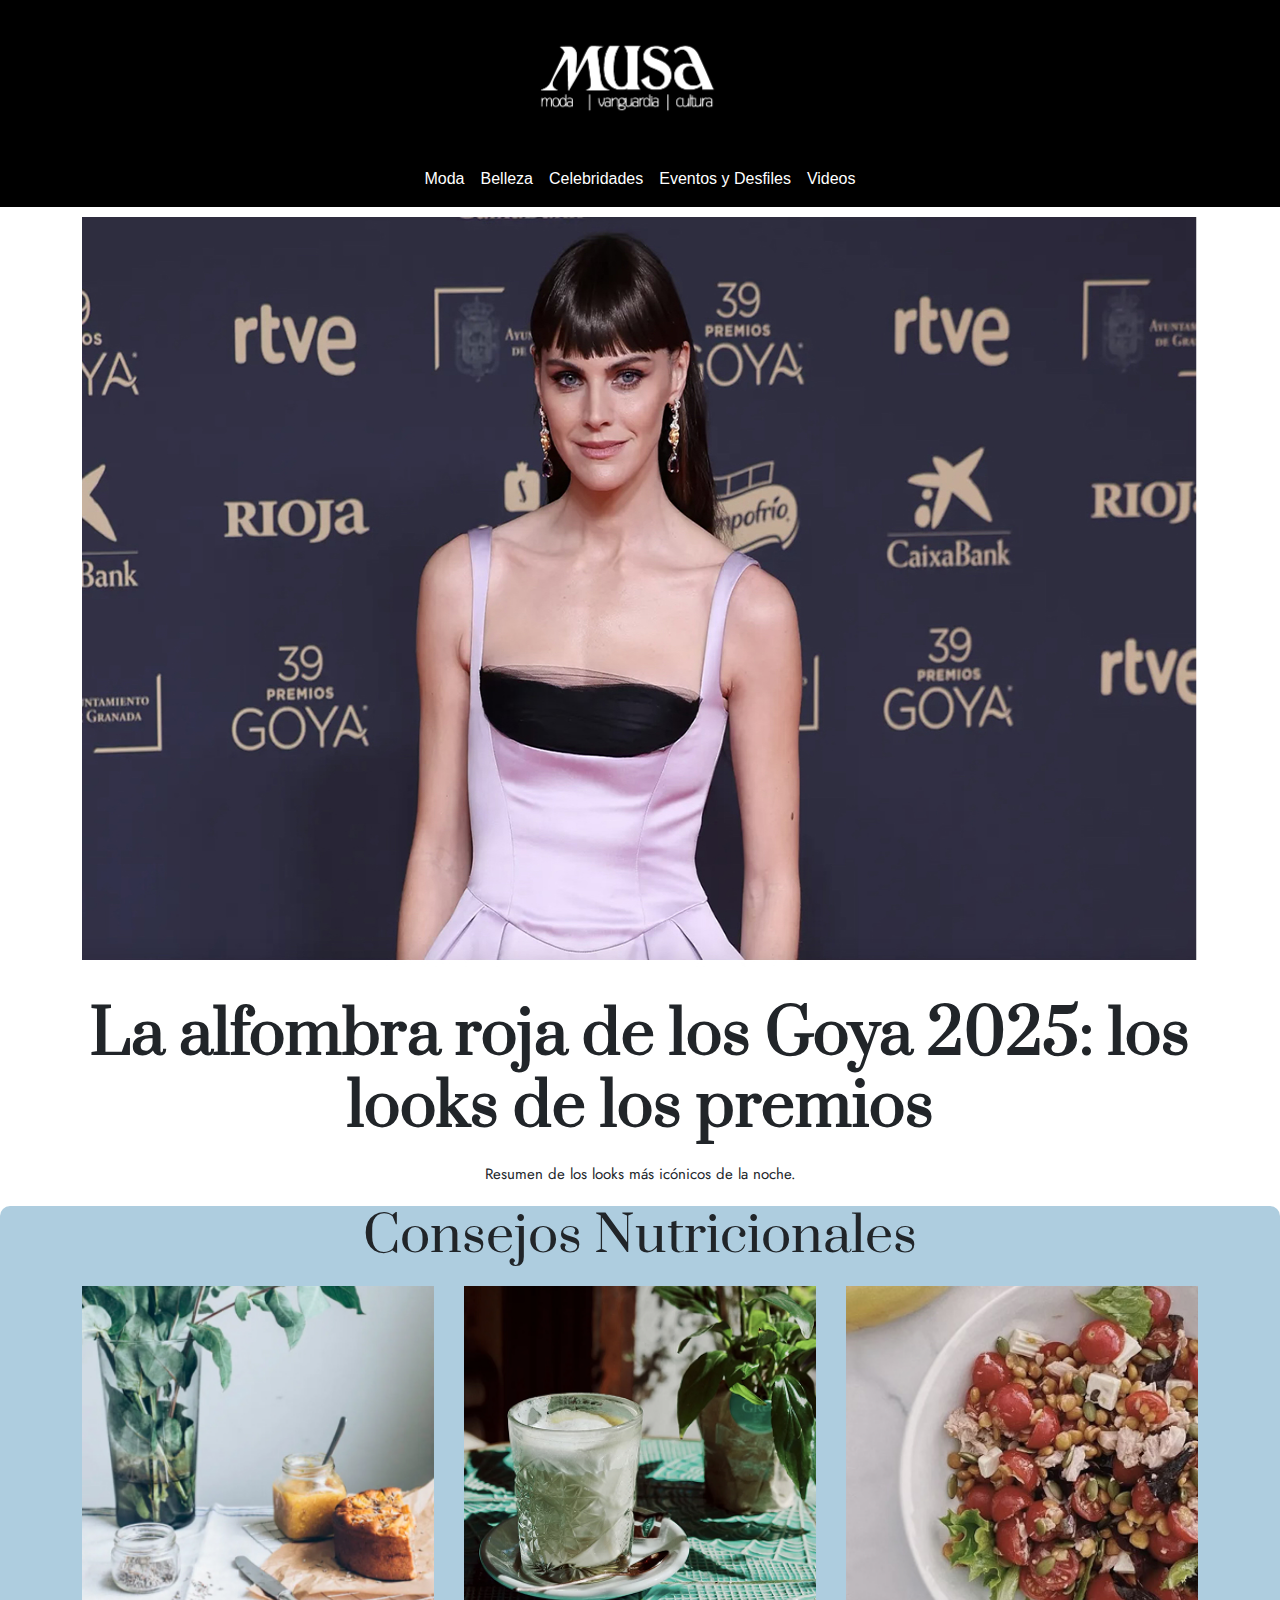
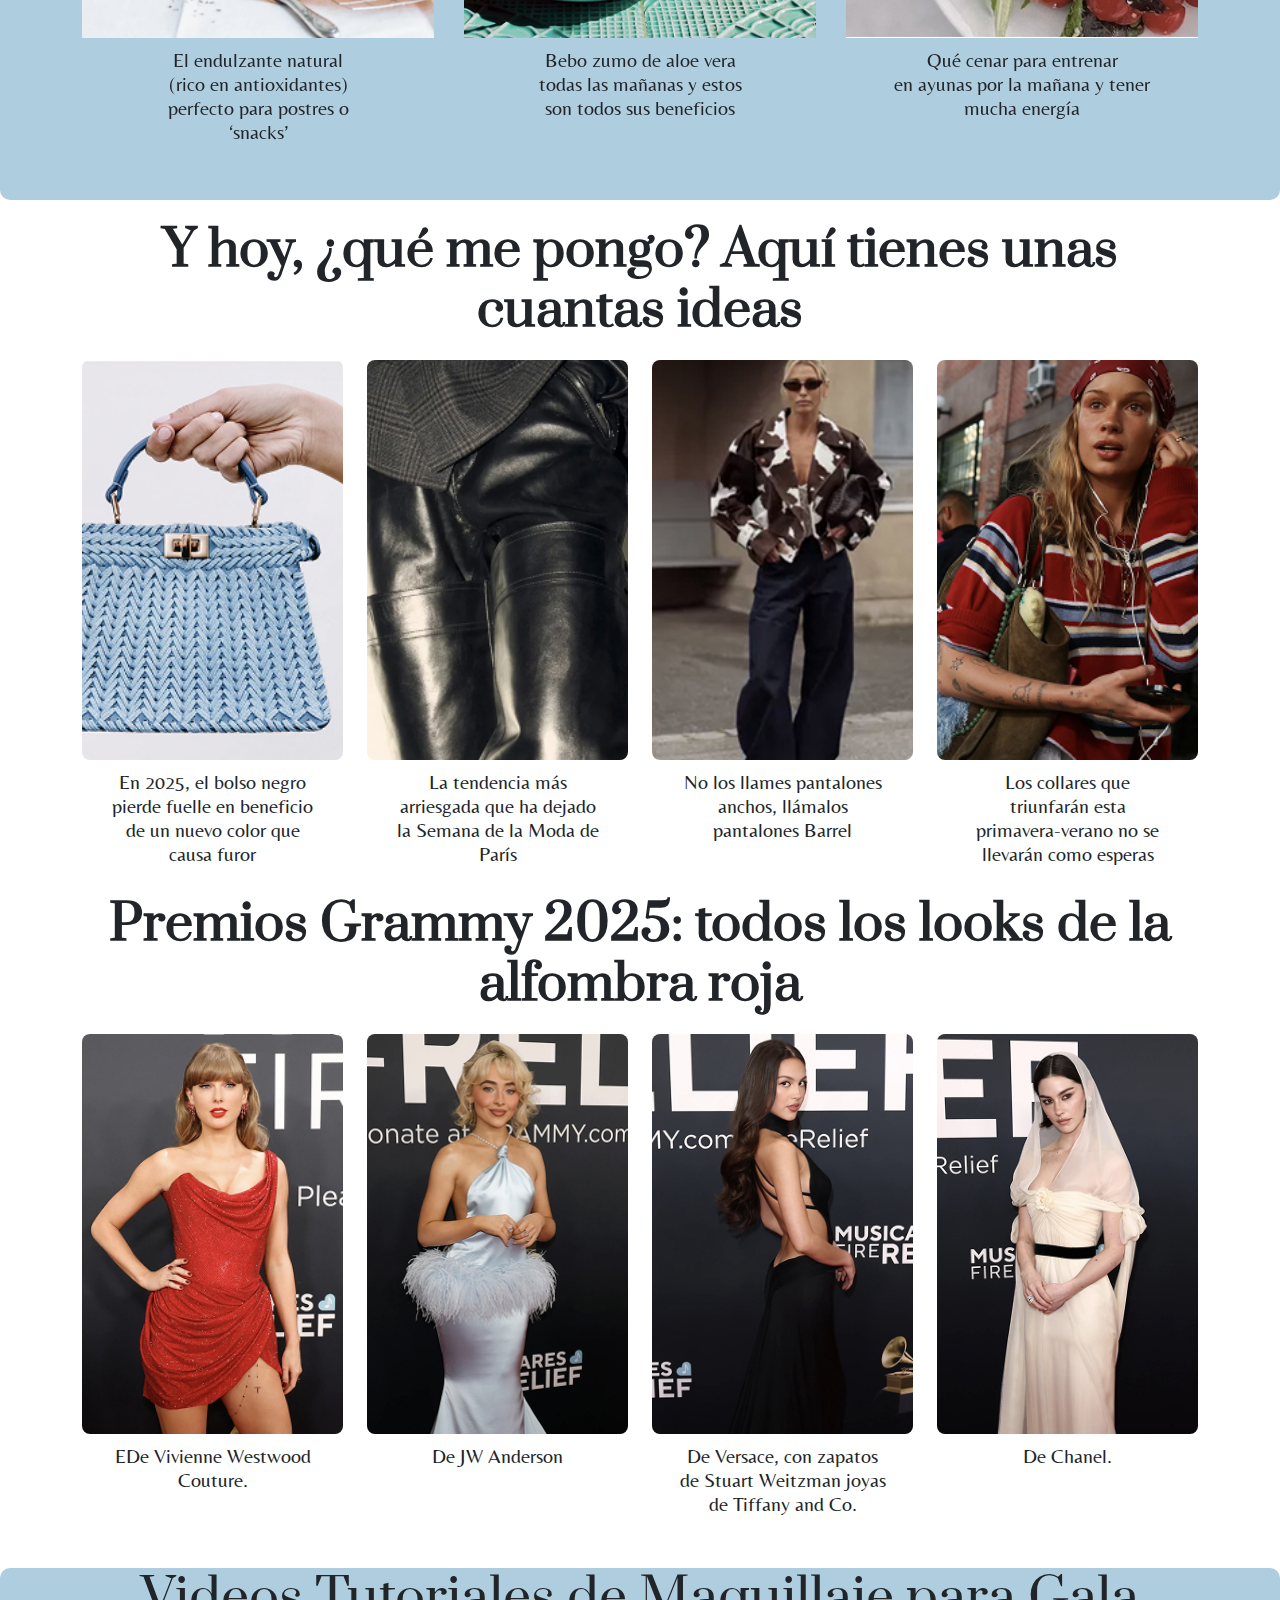
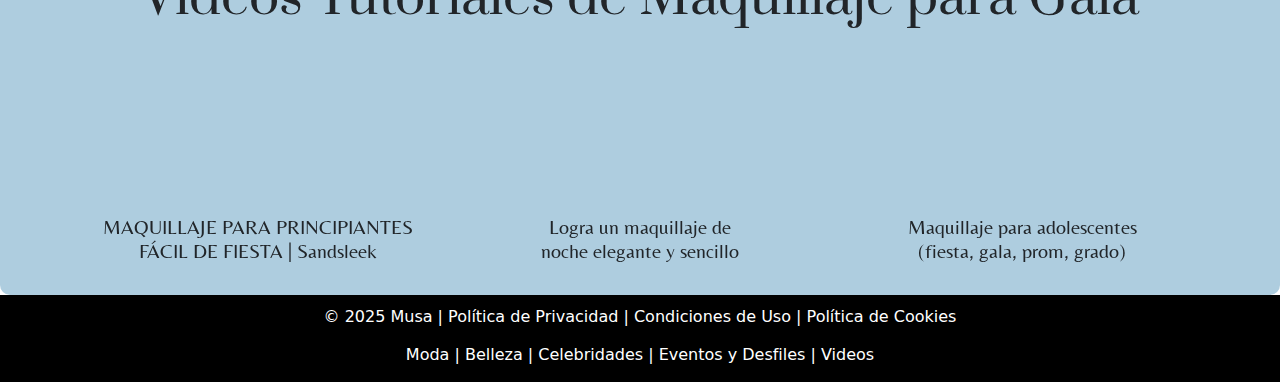
<file: index.html>
<!DOCTYPE html>
<html lang="es">
<head>
    <meta charset="UTF-8">
    <meta name="viewport" content="width=device-width, initial-scale=1">
    <title>Musa - Noticias de Moda</title>
	<meta name="Description" content="Descubre las últimas tendencias de moda, los looks de las celebridades y los eventos más exclusivos. Encuentra tips de estilo y consejos para lucir increíble en cualquier ocasión. ¡Tu guía definitiva de moda y farándula!">
	<meta name="Keywords" content="estilo, tendencias, moda, maquillaje, tips">
    <link href="https://cdn.jsdelivr.net/npm/bootstrap@5.3.0/dist/css/bootstrap.min.css" rel="stylesheet">
	<link href="https://cdnjs.cloudflare.com/ajax/libs/font-awesome/6.5.2/css/all.min.css" rel="stylesheet" >
	<link href="css/style.css" rel="stylesheet">
	<link href= "css/owl.carousel.min.css" rel="stylesheet">
    
</head>
<body>
	
	<header>
		
		<nav class="navbar navbar-expand-lg">
        <div class="container d-flex flex-column align-items-center">
             <a ca class="navbar-brand d-flex align-items-center" href="index.html">
            <img src="img/MUSA-04.png" alt="Musa Logo" class="mb-3" style="height: 125px;">
			
        </a>
            <button class="navbar-toggler" type="button" data-bs-toggle="collapse" data-bs-target="#navbarNav">
                <i class="fa-solid fa-bars" style="color: #ffffff;"></i>
            </button>
            <div class="collapse navbar-collapse" id="navbarNav">
                <ul class="navbar-nav ms-auto">
                    <li class="nav-item"><a class="nav-link" href="Moda.html">Moda</a></li>
                    <li class="nav-item"><a class="nav-link" href="Belleza.html">Belleza</a></li>
                    <li class="nav-item"><a class="nav-link" href="Celebridades.html">Celebridades</a></li>
                    <li class="nav-item"><a class="nav-link" href="#">Eventos y Desfiles</a></li>
                    <li class="nav-item"><a class="nav-link" href="#">Videos</a></li>
                </ul>
            </div>
        </div>
    </nav>
	</header>
	
	
    
<section id="hero">
    <div class="container">
			<img src="img/Principal.jpg" alt="Imagen de la Alfombra Roja" class="img-fluid" style="width: 1262px; height: 772px;">
            <h2 class="section-title text-center">La alfombra roja de los Goya 2025: los looks de los premios</h2>
            <p class="text-center">Resumen de los looks más icónicos de la noche.</p>
    </div>
	 </section>
	
<section id="Dieta">
        <div class="container">
            <h2 class="text-center">Consejos Nutricionales</h2>
            <div class="owl-carousel owl-theme">
        <article>
			<img src="img/Dieta_1.png" alt= "dieta 1" class="img-fluid">
				<h5 class="text-center">Bebo zumo de aloe vera <br>todas las mañanas y estos <br>son todos sus beneficios</h5>
			</article>
				
		<article>
			<img src="img/Dieta_2.png" alt= "dieta 2" class="img-fluid">
				<h5 class="text-center">Qué cenar para entrenar <br>en ayunas por la mañana y tener <br> mucha energía</h5>
			</article>
		
	  <article>
			<img src="img/Dieta_3.jpg" alt= "dieta 3" class="img-fluid">
				<h5 class="text-center">Añadir mantequilla al café <br>para perder grasa corporal: lo <br>que opinan los nutricionistas</h5>
			</article>
				
		<article>
             <img src="img/Dieta_4.jpg" alt="dieta 4" class="img-fluid">
              <h5 class="text-center">Desde que preparo este desayuno <br>antiinflamatorio con 3 ingredientes me <br>siento mejor (y menos hinchada)</h5>
        </article>
							
        <article>
              <img src="img/Dieta_5.jpg" alt="dieta 5" class="img-fluid">
              <h5 class="text-center">Zumo de saúco: esta bebida, consumida desde la <br>antigüedad, ayuda a controlar los picos de <br>glucosa y a eliminar las grasas <br>poco saludables</h5>
              </article>
						
         <article>
              <img src="img/Dieta_6.jpg" alt="dieta 6" class="img-fluid">
              <h5 class="text-center">Tomo 30 gramos de proteínas <br>en el desayuno todos los días y <br>así ha cambiado mi organismo</h5>
              </article>
						
          <article>
              <img src="img/Dieta_7.jpg" alt="dieta 7" class="img-fluid">
               <h5 class="text-center">Alimentos ricos en potasio: <br>los mejores para ganar salud y <br>vivir mejor</h5>
               </article>
					
          <article>
              <img src="img/Dieta_8.jpg" alt="dieta 8" class="img-fluid">
              <h5 class="text-center">10 alimentos ricos en probióticos <br> que son buenos para la <br>microbiota y mejoran la salud <br>intestinal </h5>
              </article>
				
          <article>
                <img src="img/Dieta_9.jpg" alt="dieta 9" class="img-fluid">
                <h5 class="text-center">El endulzante natural <br>(rico en antioxidantes) <br>perfecto para postres o <br>‘snacks’</h5>
          </article>		
				
         </div>
		</div>
</section>
	

	<section id="Noticias">
        <div class="container">
            <h2 class="section-title text-center">Y hoy, ¿qué me pongo? Aquí tienes unas cuantas ideas</h2>
            <div class="row">
				<article class="col-md-3 col-sm-6 col-6">
			<div class="m1">
			<img src="img/Noticia_4.jpg" alt= "noticia 1" class="img-fluid">
				<h5 class="text-center">En 2025, el bolso negro <br>pierde fuelle en beneficio <br>de un nuevo color que <br>causa furor</h5>
				</div>
			</article>
		
		
		<article class="col-md-3 col-sm-6 col-6">
			<div class="m2">
			<img src="img/Noticia_2.jpg" alt= "noticia 2" class="img-fluid">
				<h5 class="text-center">La tendencia más <br> arriesgada que ha dejado <br>la Semana de la Moda de <br>París</h5>
				</div>
			</article>
		
	  <article class="col-md-3 col-sm-6 col-6">
			<div class="m3">
			<img src="img/Noticia_1.jpg" alt= "noticia 3" class="img-fluid">
				<h5 class="text-center">No los llames pantalones <br> anchos, llámalos <br>pantalones Barrel</h5>
				</div>
		  </article>
		  
		   <article class="col-md-3 col-sm-6 col-6">
			<div class="m3">
			<img src="img/Noticia_3.png" alt= "noticia 4" class="img-fluid">
				<h5 class="text-center">Los collares que <br>triunfarán esta <br> primavera-verano no se <br>llevarán como esperas</h5>
				</div>
			</article>
         </div>
		</div>
</section>

	<section id="Grammy">
        <div class="container">
            <h2 class="section-title text-center">Premios Grammy 2025: todos los looks de la alfombra roja</h2>
            <div class="row">
				
                <article class="col-md-3 col-sm-6 col-6">
			<div class="m1">
			<img src="img/Vestido_1.jpg" alt= "vestido 1" class="img-fluid">
				<h5 class="text-center">EDe Vivienne Westwood Couture.</h5>
				</div>
			</article>
		
		
		<article class="col-md-3 col-sm-6 col-6">
			<div class="m2">
			<img src="img/Vestido_2.jpg" alt= "vestido 2" class="img-fluid" style="width: 594px; height: 369x;">
				<h5 class="text-center">De JW Anderson</h5>
				</div>
			</article>
		
	  <article class="col-md-3 col-sm-6 col-6">
			<div class="m3">
			<img src="img/Vestido_3.jpg" alt= "vestido 3" class="img-fluid" style="width: 594px; height: 369x;">
				<h5 class="text-center">De Versace, con zapatos <br> de Stuart Weitzman joyas <br>de Tiffany and Co.</h5>
				</div>
		  </article>
		  
		   <article class="col-md-3 col-sm-6 col-6">
			<div class="m3">
			<img src="img/Vestido_4.jpg" alt= "vestido 4" class="img-fluid" style="width: 294px; height: 369x;">
				<h5 class="text-center">De Chanel.</h5>
				</div>
			</article>
         </div>
		</div>
</section>
<br>	
			
      <section id="Videos">
        <div class="container">
            <h2 class="text-center">Videos Tutoriales de Maquillaje para Gala</h2>
            <div class="owl-carousel owl-theme">
                <article>
			<iframe width="100%" height="auto" src="https://www.youtube.com/embed/Trj9pPDleko?si=VIgRFVypc5wJxK2I" title="YouTube video player" frameborder="0" allow="accelerometer; autoplay; clipboard-write; encrypted-media; gyroscope; picture-in-picture; web-share" referrerpolicy="strict-origin-when-cross-origin" allowfullscreen></iframe>
				<h5 class="text-center">Logra un maquillaje de <br>noche elegante y sencillo</h5>
			</article>
		
		<article>
			<iframe width="100%" height="auto" src="https://www.youtube.com/embed/0b9hMYV57y8?si=ehHgnX5qiW9qZPev" title="YouTube video player" frameborder="0" allow="accelerometer; autoplay; clipboard-write; encrypted-media; gyroscope; picture-in-picture; web-share" referrerpolicy="strict-origin-when-cross-origin" allowfullscreen></iframe>
				<h5 class="text-center">Maquillaje para adolescentes <br>(fiesta, gala, prom, grado)</h5>
			</article>
		
	  <article>
			<iframe width="100%" height="auto" src="https://www.youtube.com/embed/NUjE5aMcgUk?si=qpcaXk5EoOnk7N_k" title="YouTube video player" frameborder="0" allow="accelerometer; autoplay; clipboard-write; encrypted-media; gyroscope; picture-in-picture; web-share" referrerpolicy="strict-origin-when-cross-origin" allowfullscreen></iframe>
				<h5 class="text-center">Maquillaje de Revista Paso <br>a Paso Azul Metalizado</h5>
			</article>
				
	<article>
			<iframe width="100%" height="auto" src="https://www.youtube.com/embed/gzVzy8cBBAg?si=DfsRGmXal7xB4GZZ" title="YouTube video player" frameborder="0" allow="accelerometer; autoplay; clipboard-write; encrypted-media; gyroscope; picture-in-picture; web-share" referrerpolicy="strict-origin-when-cross-origin" allowfullscreen></iframe>
				<h5 class="text-center">Maquillaje para BODA, FIESTA O EVENTO</h5>
			</article>
				
	<article>
			<iframe width="100%" height="auto" src="https://www.youtube.com/embed/J0RrT-veU9E?si=B0x1MW_mwpBGKRTX" title="YouTube video player" frameborder="0" allow="accelerometer; autoplay; clipboard-write; encrypted-media; gyroscope; picture-in-picture; web-share" referrerpolicy="strict-origin-when-cross-origin" allowfullscreen></iframe>
				<h5 class="text-center">Maquillaje de Fiesta en Minutos</h5>
			</article>
				
	<article>
			<iframe width="100%" height="auto" src="https://www.youtube.com/embed/3D2YAFRSdqs?si=R34GZGg0SaeUjOA0" title="YouTube video player" frameborder="0" allow="accelerometer; autoplay; clipboard-write; encrypted-media; gyroscope; picture-in-picture; web-share" referrerpolicy="strict-origin-when-cross-origin" allowfullscreen></iframe>
				<h5 class="text-center">MAQUILLAJE DE OJOS PARA PRINCIPIANTES</h5>
			</article>
				
	<article>
			<iframe width="100%" height="auto" src="https://www.youtube.com/embed/sVnvhwm0780?si=JV7AMcgzyoDBm6YS" title="YouTube video player" frameborder="0" allow="accelerometer; autoplay; clipboard-write; encrypted-media; gyroscope; picture-in-picture; web-share" referrerpolicy="strict-origin-when-cross-origin" allowfullscreen></iframe>
				<h5 class="text-center">TUTORIAL de Maquillaje - VANILLA GIRL MAKEUP *paso a paso*</h5>
			</article>
				
	<article>
			<iframe width="100%" height="auto" src="https://www.youtube.com/embed/My8cILpJXRI?si=LaPEvFFe7zWZg-cF" title="YouTube video player" frameborder="0" allow="accelerometer; autoplay; clipboard-write; encrypted-media; gyroscope; picture-in-picture; web-share" referrerpolicy="strict-origin-when-cross-origin" allowfullscreen></iframe>
				<h5 class="text-center">Maquillaje natural para principiantes utilizando solo productos económicos</h5>
			</article>
				
	<article>
			<iframe width="100%" height="auto" src="https://www.youtube.com/embed/FUQQuIvDkJE?si=HNVJ0_xRhvjVlab7" title="YouTube video player" frameborder="0" allow="accelerometer; autoplay; clipboard-write; encrypted-media; gyroscope; picture-in-picture; web-share" referrerpolicy="strict-origin-when-cross-origin" allowfullscreen></iframe>
				<h5 class="text-center">MAQUILLAJE PARA PRINCIPIANTES FÁCIL DE FIESTA | Sandsleek</h5>
			</article>			
				
         </div>
		</div>
</section>

   <footer>
        <p> &copy; 2025 Musa | Política de Privacidad | Condiciones de Uso | Política de Cookies</p>
	   <h6>
    <a href="Moda.html">Moda</a> | 
    <a href="Belleza.html">Belleza</a> | 
    <a href="Celebridades.html">Celebridades</a> | 
    <a href="#">Eventos y Desfiles</a> | 
    <a href="#">Videos</a>
</h6>
   </footer>
	
   
<script src="js/jquery.min.js"></script>
    <script src="https://cdn.jsdelivr.net/npm/bootstrap@5.3.0/dist/js/bootstrap.bundle.min.js"></script>
	<script src="js/owl.carousel.min.js"></script>
	<script>
    
        $(document).ready(function(){
         $(".owl-carousel").owlCarousel({
                items: 1,
                loop: true,
                autoplay: true,
                smartSpeed: 800,
                margin: 30,
                center: true,
                dots: true,
                responsive: {
                    0: {
                        items: 2
                    },
                    480: {
                        items: 3
                    },
                    992: {
                        items: 3
                    }
                }
            });   

            
        });
        
    </script>
	<script async src="https://www.googletagmanager.com/gtag/js?id=G-0S406Q9CBS"></script>
<script>
  window.dataLayer = window.dataLayer || [];
  function gtag(){dataLayer.push(arguments);}
  gtag('js', new Date());

  gtag('config', 'G-0S406Q9CBS');
</script>
</body>
</html>
</file>
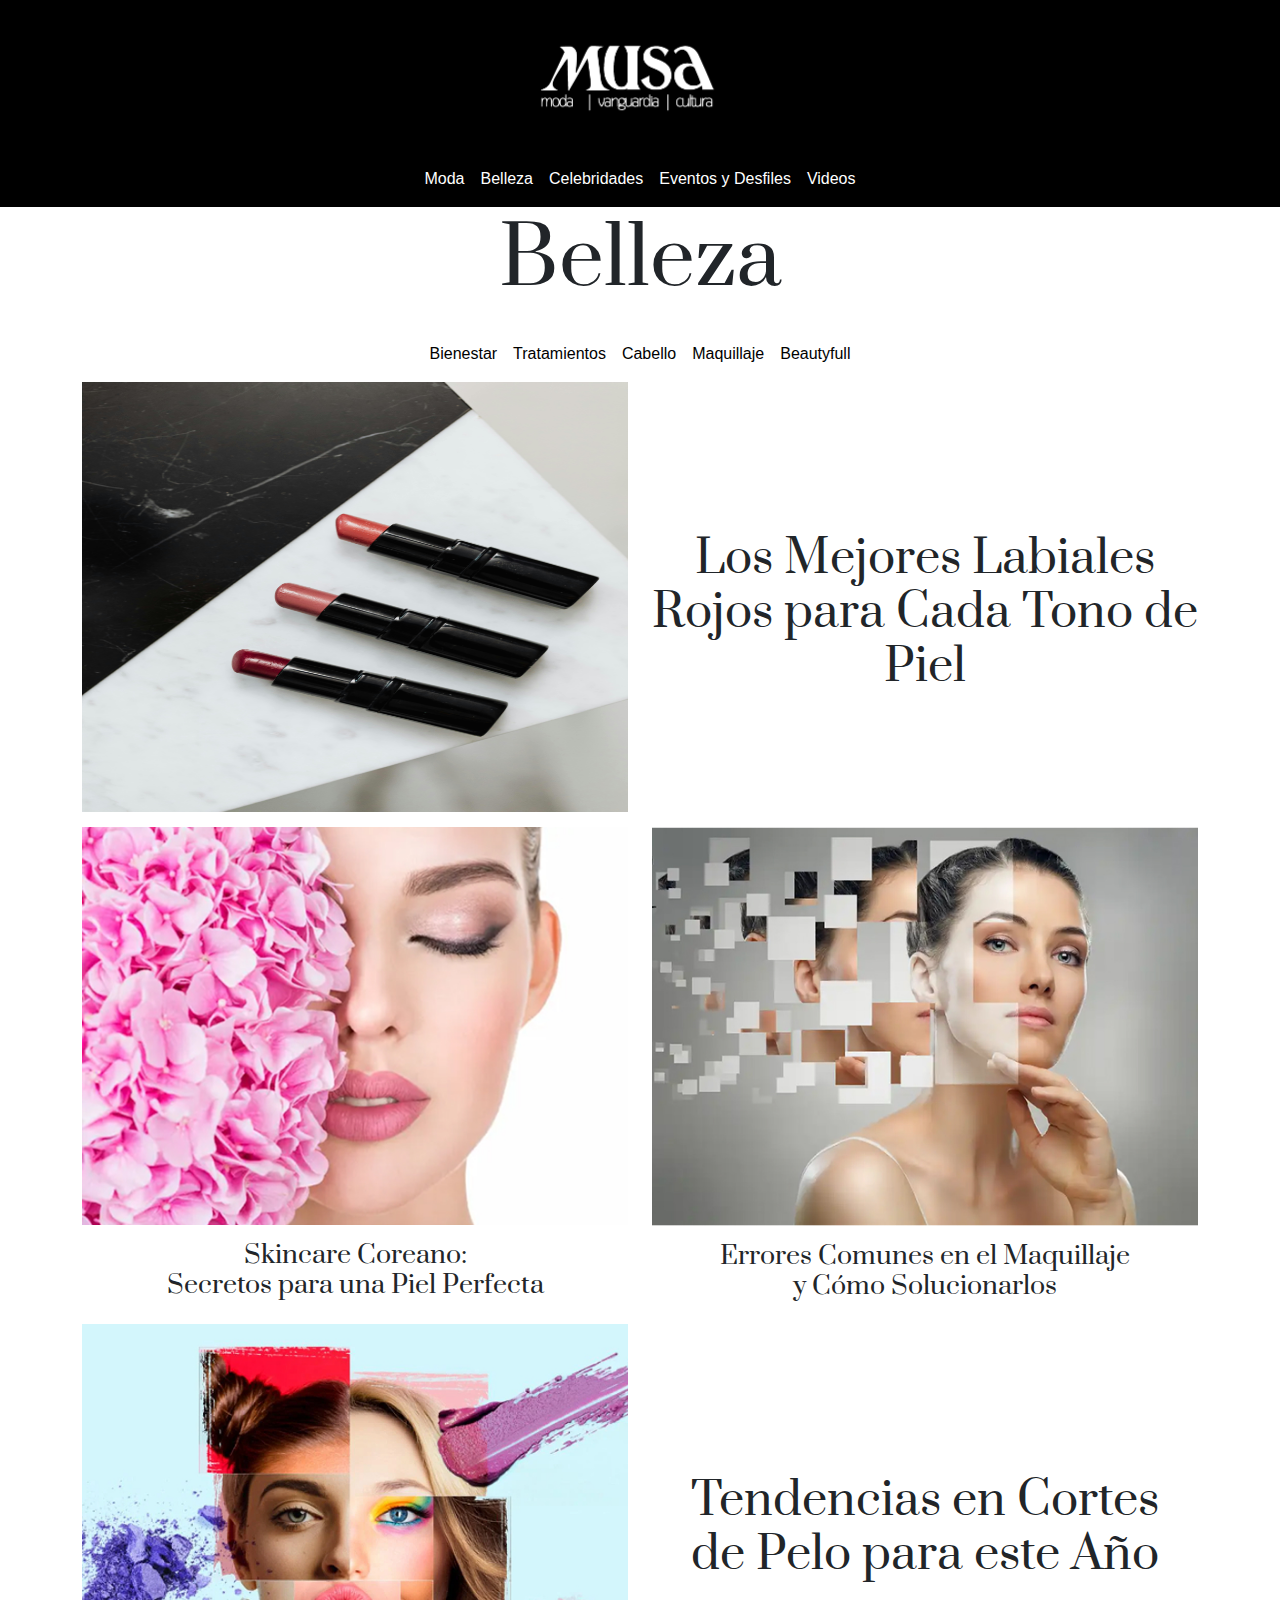
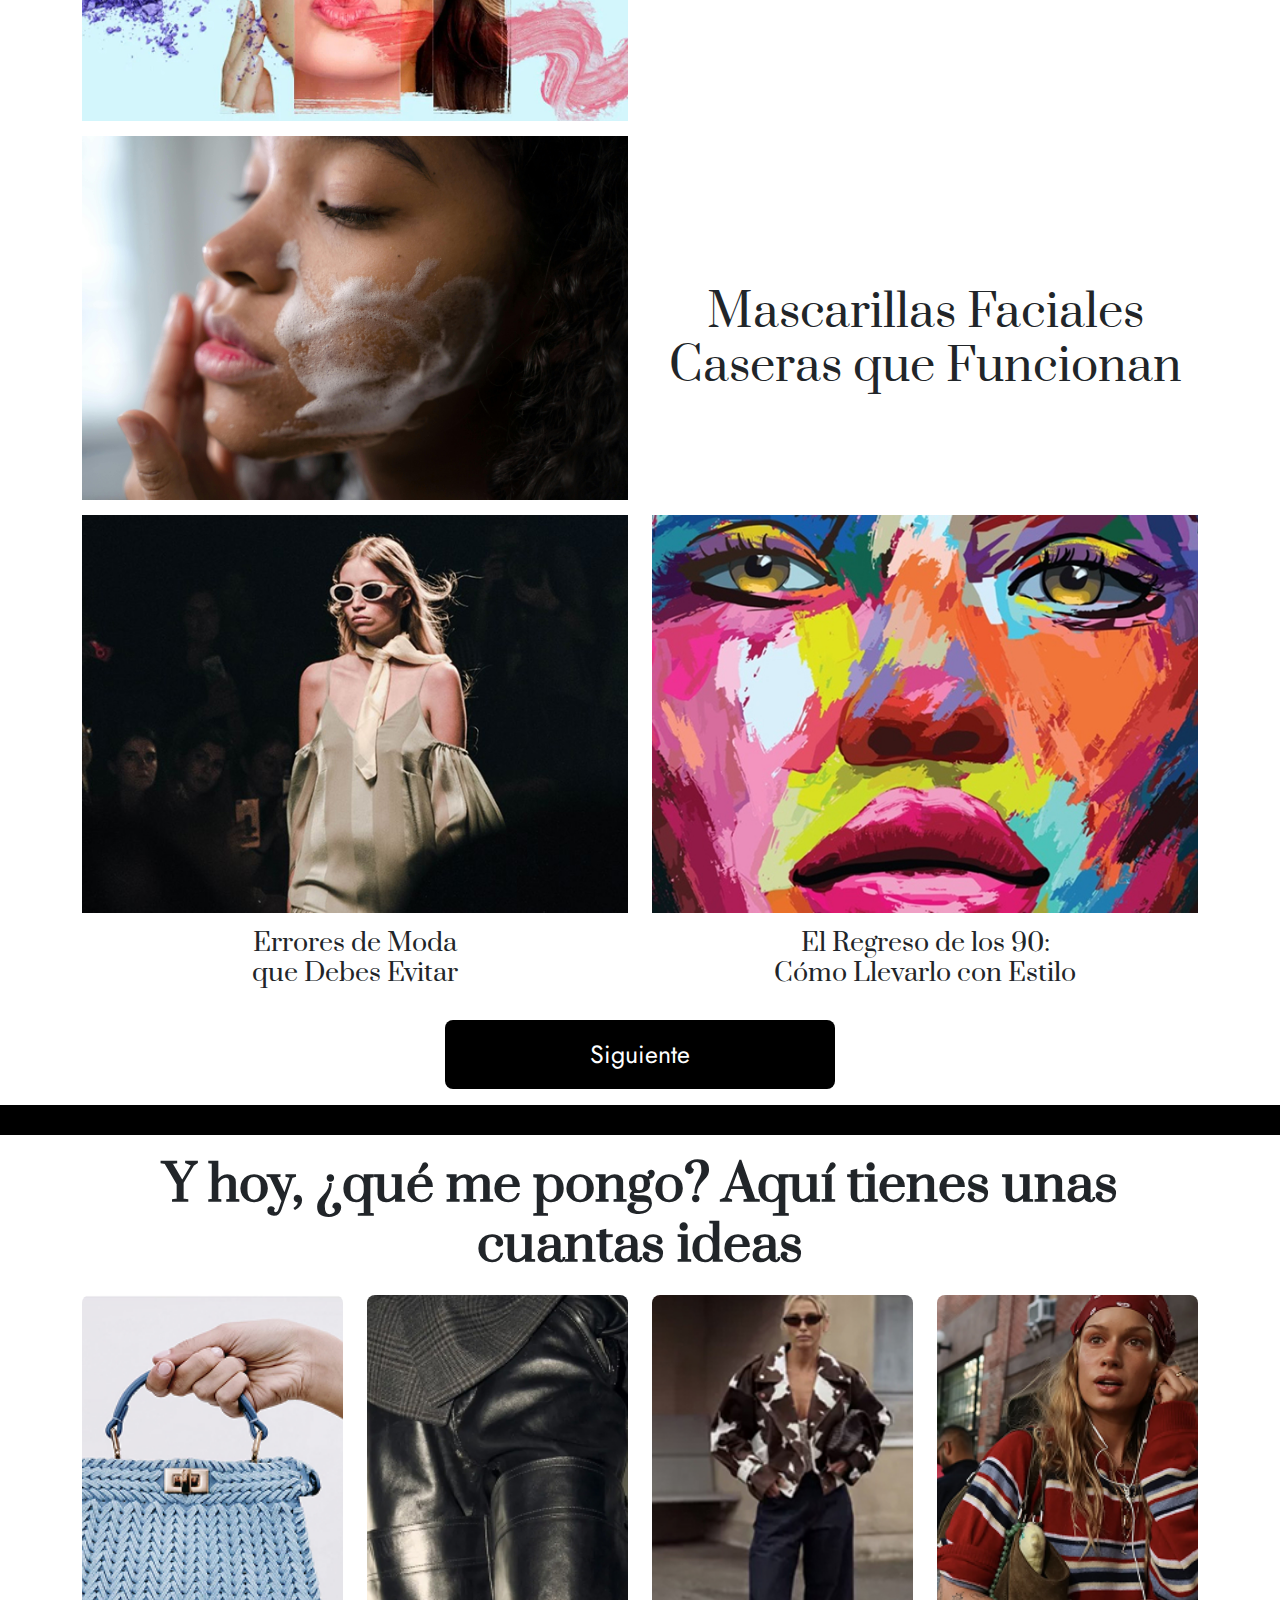
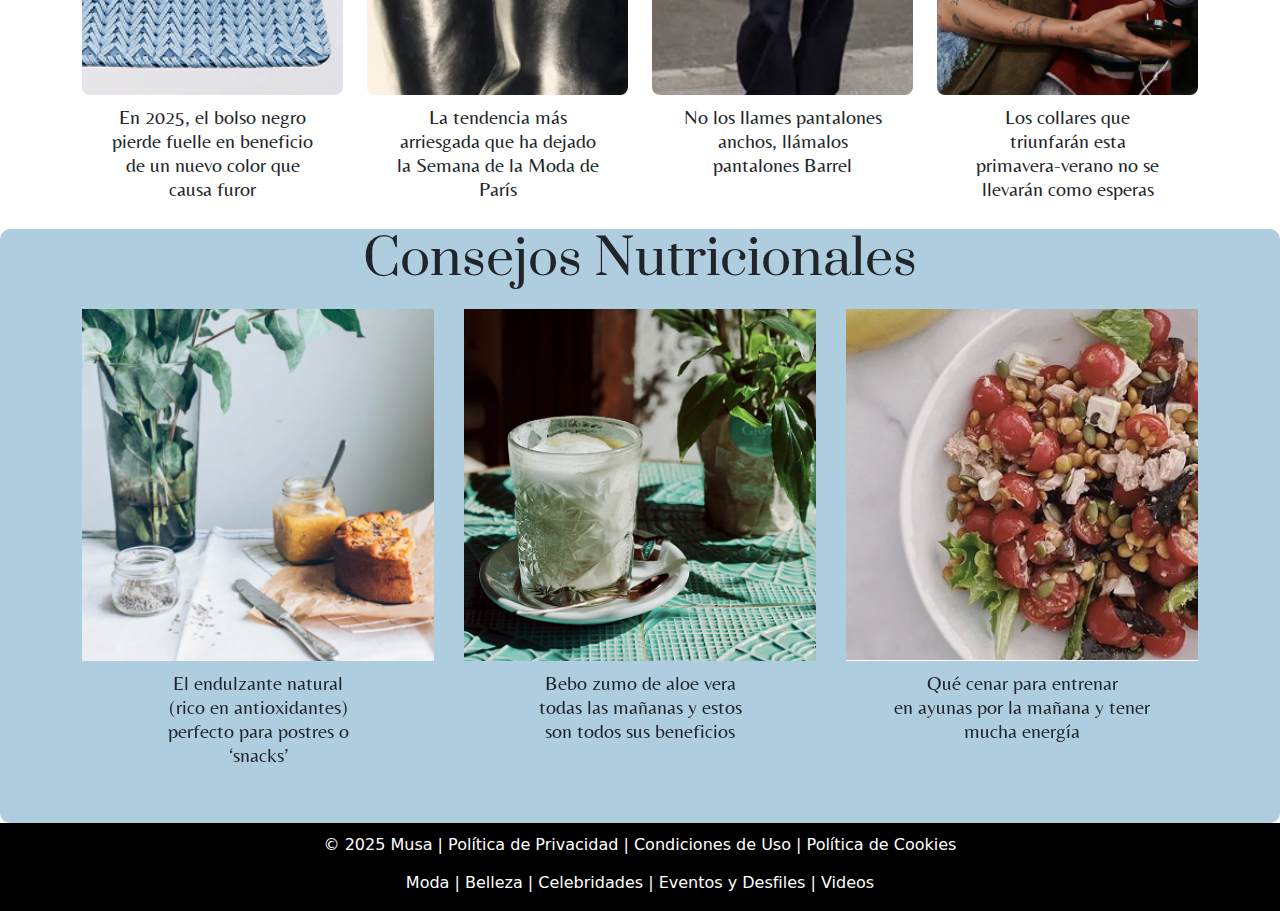
<file: Belleza.html>
<!DOCTYPE html>
<html lang="es">
<head>
    <meta charset="UTF-8">
    <meta name="viewport" content="width=device-width, initial-scale=1">
    <title>Musa - Noticias de Moda</title>
	<meta name="Description" content="Descubre las últimas tendencias de moda, los looks de las celebridades y los eventos más exclusivos. Encuentra tips de estilo y consejos para lucir increíble en cualquier ocasión. ¡Tu guía definitiva de moda y farándula!">
	<meta name="Keywords" content="estilo, tendencias, moda, maquillaje, tips">
    <link href="https://cdn.jsdelivr.net/npm/bootstrap@5.3.0/dist/css/bootstrap.min.css" rel="stylesheet">
	<link href="https://cdnjs.cloudflare.com/ajax/libs/font-awesome/6.5.2/css/all.min.css" rel="stylesheet" >
	<link href="css/style.css" rel="stylesheet">
	<link href= "css/owl.carousel.min.css" rel="stylesheet">
    
</head>
<body>
	
	<header>
		
		<nav class="navbar navbar-expand-lg">
        <div class="container d-flex flex-column align-items-center">
             <a ca class="navbar-brand d-flex align-items-center" href="index.html">
            <img src="img/MUSA-04.png" alt="Musa Logo" class="mb-3" style="height: 125px;">
			
        </a>
            <button class="navbar-toggler" type="button" data-bs-toggle="collapse" data-bs-target="#navbarNav">
                <i class="fa-solid fa-bars" style="color: #ffffff;"></i>
            </button>
            <div class="collapse navbar-collapse" id="navbarNav">
                <ul class="navbar-nav ms-auto">
                    <li class="nav-item"><a class="nav-link" href="Moda.html">Moda</a></li>
                    <li class="nav-item"><a class="nav-link" href="Belleza.html">Belleza</a></li>
                    <li class="nav-item"><a class="nav-link" href="Celebridades.html">Celebridades</a></li>
                    <li class="nav-item"><a class="nav-link" href="#">Eventos y Desfiles</a></li>
                    <li class="nav-item"><a class="nav-link" href="#">Videos</a></li>
                </ul>
            </div>
        </div>
    </nav>
	</header>
	
	<section id="subtemas1">
    <h2 class="text-center">Belleza</h2>
    <nav class="navbar navbar-expand-lg custom-navbar">
        <div class="container d-flex flex-column align-items-center">
            <a class="navbar-brand" href="index.html"></a>
            <button class="navbar-toggler" type="button" data-bs-toggle="collapse" data-bs-target="#navbarNav">
                <span class="navbar-toggler-icon"></span>
            </button>
            <div class="collapse navbar-collapse" id="subnav1">
                <ul class="navbar-nav ms-auto">
                    <li class="nav-item"><a class="nav-link" href="#">Bienestar</a></li>
                    <li class="nav-item"><a class="nav-link" href="#">Tratamientos</a></li>
                    <li class="nav-item"><a class="nav-link" href="#">Cabello</a></li>
                    <li class="nav-item"><a class="nav-link" href="#">Maquillaje</a></li>
                    <li class="nav-item"><a class="nav-link" href="#">Beautyfull</a></li>
                </ul>
            </div>
        </div>
    </nav>
</section>
	<section id="B1">
  <div class="container">
	   <div class="row">     	
	   <article class="col-lg-6 col-sm-6 col-2">
	   <img src="img/Belleza_1.jpg" alt= "belleza 1" class="img-fluid" style="width: 600px; height: 430px;">
		</article>
		   
		   <article class="col-lg-6 col-sm-6 col-2">
	  		<h2>Los Mejores Labiales <br>Rojos para Cada Tono de Piel</h2>
		  </article>
	  </div>
	  </div>
	</section>
	
	<section id="B2">
  <div class="container">
	   <div class="row">     	
	   <article class="col-lg-6 col-sm-6 col-2">
	   <img src="img/Belleza_2.jpg" alt= "belleza2" class="img-fluid">
		  <h3 class="text-center">Skincare Coreano: <br>Secretos para una Piel Perfecta</h3> 
		</article>
		   
		   <article class="col-lg-6 col-sm-6 col-2">
	  		<img src="img/Belleza_3.jpg" alt= "belleza3" class="img-fluid">
		  <h3 class="text-center">Errores Comunes en el Maquillaje <br>y Cómo Solucionarlos</h3> 
		  </article>
	  </div>
	  </div>
	</section>
	
		<section id="B3">
  <div class="container">
	   <div class="row">     	
	   <article class="col-lg-6 col-sm-6 col-2">
	   <img src="img/Belleza_4.jpg" alt= "belleza4" class="img-fluid">
		</article>
		   
		   <article class="col-lg-6 col-sm-6 col-2">
	  		<h2>Tendencias en Cortes <br>de Pelo para este Año</h2>
			</article>
	  </div>
	  </div>
	</section>
	
	<section id="B4">
  <div class="container">
	   <div class="row">     	
	   <article class="col-lg-6 col-sm-6 col-2">
	   <img src="img//Belleza_5.jpg" alt= "belleza5" class="img-fluid">
		</article>
		   
		   <article class="col-lg-6 col-sm-6 col-2">
	  		<h2>Mascarillas Faciales <br>Caseras que Funcionan</h2>
			</article>
	  </div>
	  </div>
	</section>
	
		<section id="B5">
  <div class="container">
	   <div class="row">     	
	   <article class="col-lg-6 col-sm-6 col-2">
	   <img src="img/Moda_6.jpg" alt= "belleza6" class="img-fluid">
		  <h3 class="text-center">Errores de Moda <br>que Debes Evitar</h3> 
		</article>
		   
		   <article class="col-lg-6 col-sm-6 col-2">
	  		<img src="img/Belleza_7.jpg" alt= "belleza7" class="img-fluid">
		  <h3 class="text-center">El Regreso de los 90: <br>Cómo Llevarlo con Estilo</h3> 
		  </article>
		   
	 <div class="col-12 text-center mt-4">
        <a href="#" class="btn  btn-custom btn-lg">Siguiente</a>
      </div>
    </div>
  </div>
</section>
	
	<hr>
	
	<section id="Noticias">
        <div class="container">
            <h2 class="section-title text-center">Y hoy, ¿qué me pongo? Aquí tienes unas cuantas ideas</h2>
            <div class="row">
				<article class="col-md-3 col-sm-6 col-6">
			<div class="m1">
			<img src="img/Noticia_4.jpg" alt= "noticia 1" class="img-fluid">
				<h5 class="text-center">En 2025, el bolso negro <br>pierde fuelle en beneficio <br>de un nuevo color que <br>causa furor</h5>
				</div>
			</article>
		
		
		<article class="col-md-3 col-sm-6 col-6">
			<div class="m2">
			<img src="img/Noticia_2.jpg" alt= "noticia 2" class="img-fluid">
				<h5 class="text-center">La tendencia más <br> arriesgada que ha dejado <br>la Semana de la Moda de <br>París</h5>
				</div>
			</article>
		
	  <article class="col-md-3 col-sm-6 col-6">
			<div class="m3">
			<img src="img/Noticia_1.jpg" alt= "noticia 3" class="img-fluid">
				<h5 class="text-center">No los llames pantalones <br> anchos, llámalos <br>pantalones Barrel</h5>
				</div>
		  </article>
		  
		   <article class="col-md-3 col-sm-6 col-6">
			<div class="m3">
			<img src="img/Noticia_3.png" alt= "noticia 4" class="img-fluid">
				<h5 class="text-center">Los collares que <br>triunfarán esta <br> primavera-verano no se <br>llevarán como esperas</h5>
				</div>
			</article>
         </div>
		</div>
</section>
	<section id="Dieta">
        <div class="container">
            <h2 class="text-center">Consejos Nutricionales</h2>
            <div class="owl-carousel owl-theme">
        <article>
			<img src="img/Dieta_1.png" alt= "dieta 1" class="img-fluid">
				<h5 class="text-center">Bebo zumo de aloe vera <br>todas las mañanas y estos <br>son todos sus beneficios</h5>
			</article>
				
		<article>
			<img src="img/Dieta_2.png" alt= "dieta 2" class="img-fluid">
				<h5 class="text-center">Qué cenar para entrenar <br>en ayunas por la mañana y tener <br> mucha energía</h5>
			</article>
		
	  <article>
			<img src="img/Dieta_3.jpg" alt= "dieta 3" class="img-fluid">
				<h5 class="text-center">Añadir mantequilla al café <br>para perder grasa corporal: lo <br>que opinan los nutricionistas</h5>
			</article>
				
		<article>
             <img src="img/Dieta_4.jpg" alt="dieta 4" class="img-fluid">
              <h5 class="text-center">Desde que preparo este desayuno <br>antiinflamatorio con 3 ingredientes me <br>siento mejor (y menos hinchada)</h5>
        </article>
							
        <article>
              <img src="img/Dieta_5.jpg" alt="dieta 5" class="img-fluid">
              <h5 class="text-center">Zumo de saúco: esta bebida, consumida desde la <br>antigüedad, ayuda a controlar los picos de <br>glucosa y a eliminar las grasas <br>poco saludables</h5>
              </article>
						
         <article>
              <img src="img/Dieta_6.jpg" alt="dieta 6" class="img-fluid">
              <h5 class="text-center">Tomo 30 gramos de proteínas <br>en el desayuno todos los días y <br>así ha cambiado mi organismo</h5>
              </article>
						
          <article>
              <img src="img/Dieta_7.jpg" alt="dieta 7" class="img-fluid">
               <h5 class="text-center">Alimentos ricos en potasio: <br>los mejores para ganar salud y <br>vivir mejor</h5>
               </article>
					
          <article>
              <img src="img/Dieta_8.jpg" alt="dieta 8" class="img-fluid">
              <h5 class="text-center">10 alimentos ricos en probióticos <br> que son buenos para la <br>microbiota y mejoran la salud <br>intestinal </h5>
              </article>
				
          <article>
                <img src="img/Dieta_9.jpg" alt="dieta 9" class="img-fluid">
                <h5 class="text-center">El endulzante natural <br>(rico en antioxidantes) <br>perfecto para postres o <br>‘snacks’</h5>
          </article>		
				
         </div>
		</div>
</section>
	
   <footer>
        <p> &copy; 2025 Musa | Política de Privacidad | Condiciones de Uso | Política de Cookies</p>
	   <h6>
    <a href="Moda.html">Moda</a> | 
    <a href="Belleza.html">Belleza</a> | 
    <a href="Celebridades.html">Celebridades</a> | 
    <a href="#">Eventos y Desfiles</a> | 
    <a href="#">Videos</a>
</h6>
   </footer>
	
   

   <script src="js/jquery.min.js"></script>
    <script src="https://cdn.jsdelivr.net/npm/bootstrap@5.3.0/dist/js/bootstrap.bundle.min.js"></script>
	<script src="js/owl.carousel.min.js"></script>
	<script>
    
        $(document).ready(function(){
         $(".owl-carousel").owlCarousel({
                items: 1,
                loop: true,
                autoplay: true,
                smartSpeed: 800,
                margin: 30,
                center: true,
                dots: true,
                responsive: {
                    0: {
                        items: 2
                    },
                    480: {
                        items: 3
                    },
                    992: {
                        items: 3
                    }
                }
            });   

            
        });
        
    </script>	
	<script async src="https://www.googletagmanager.com/gtag/js?id=G-0S406Q9CBS"></script>
<script>
  window.dataLayer = window.dataLayer || [];
  function gtag(){dataLayer.push(arguments);}
  gtag('js', new Date());

  gtag('config', 'G-0S406Q9CBS');
</script>
</body>
</html>
</file>
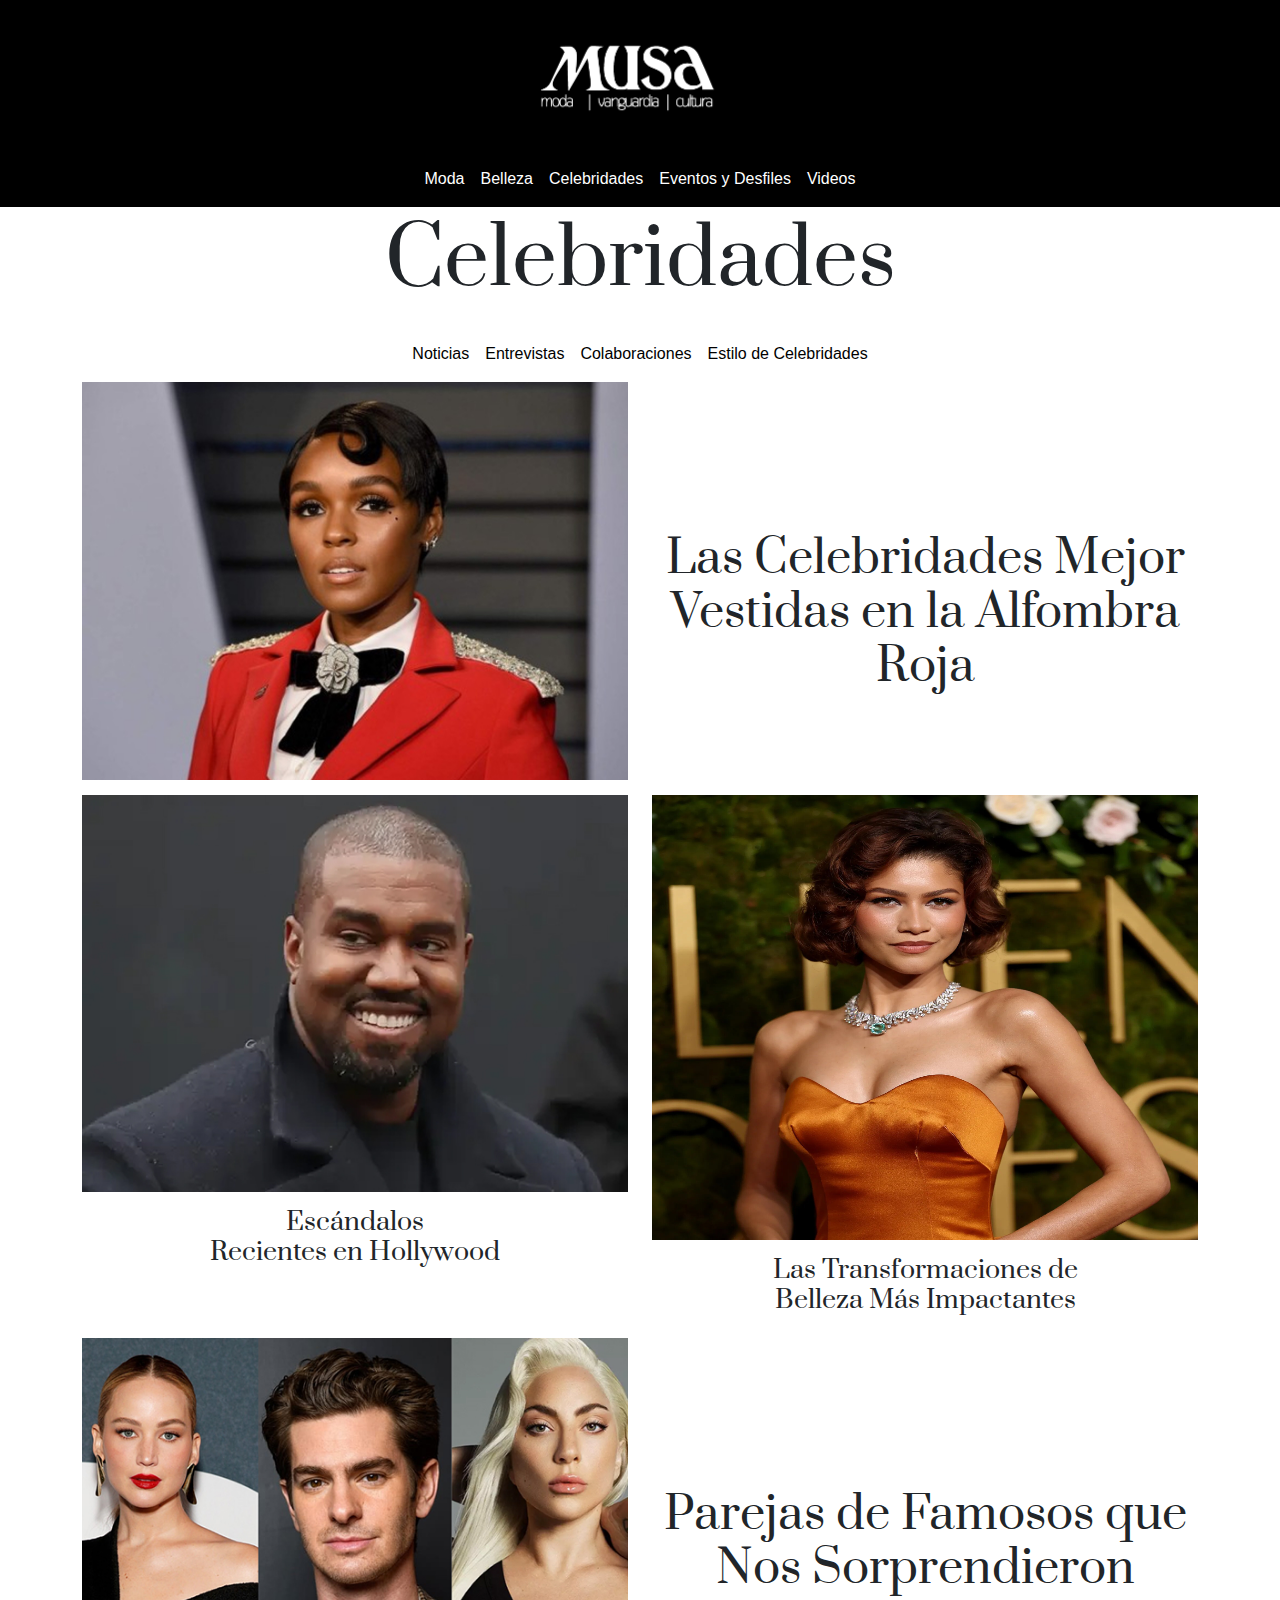
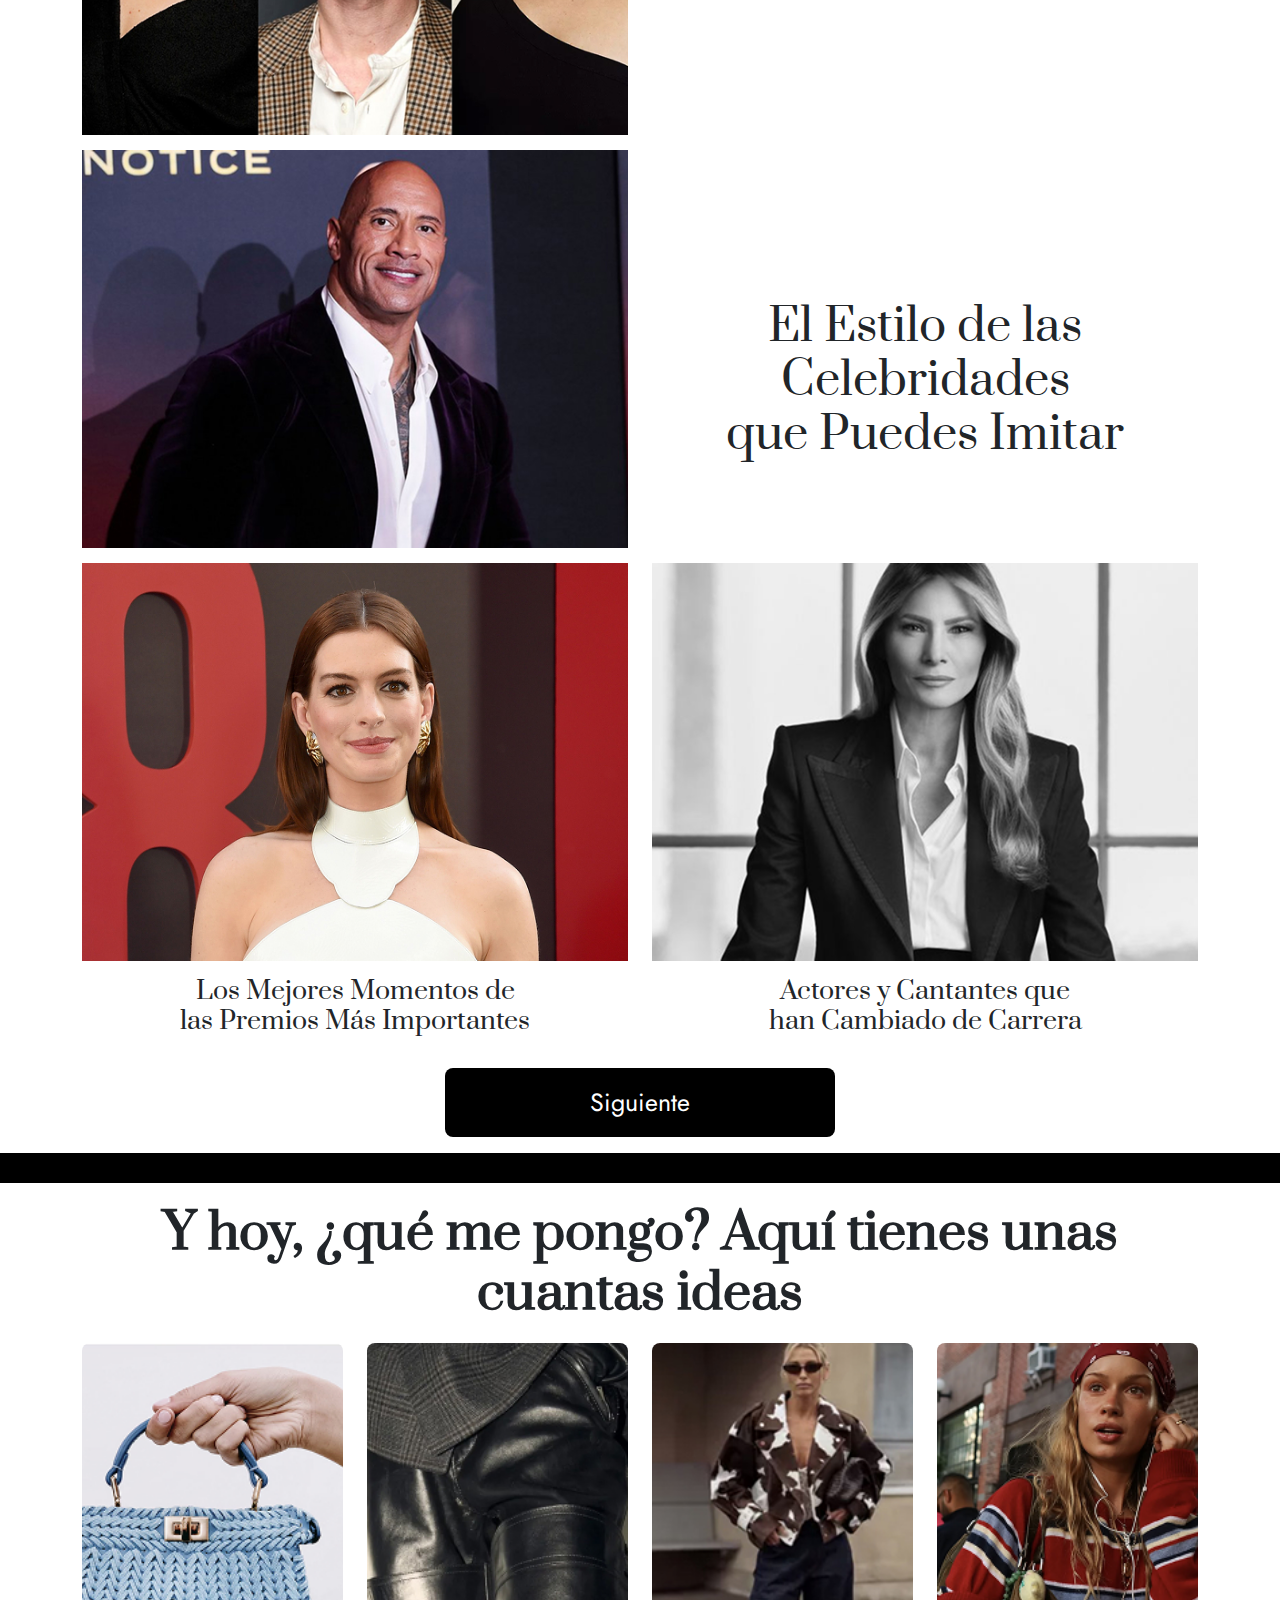
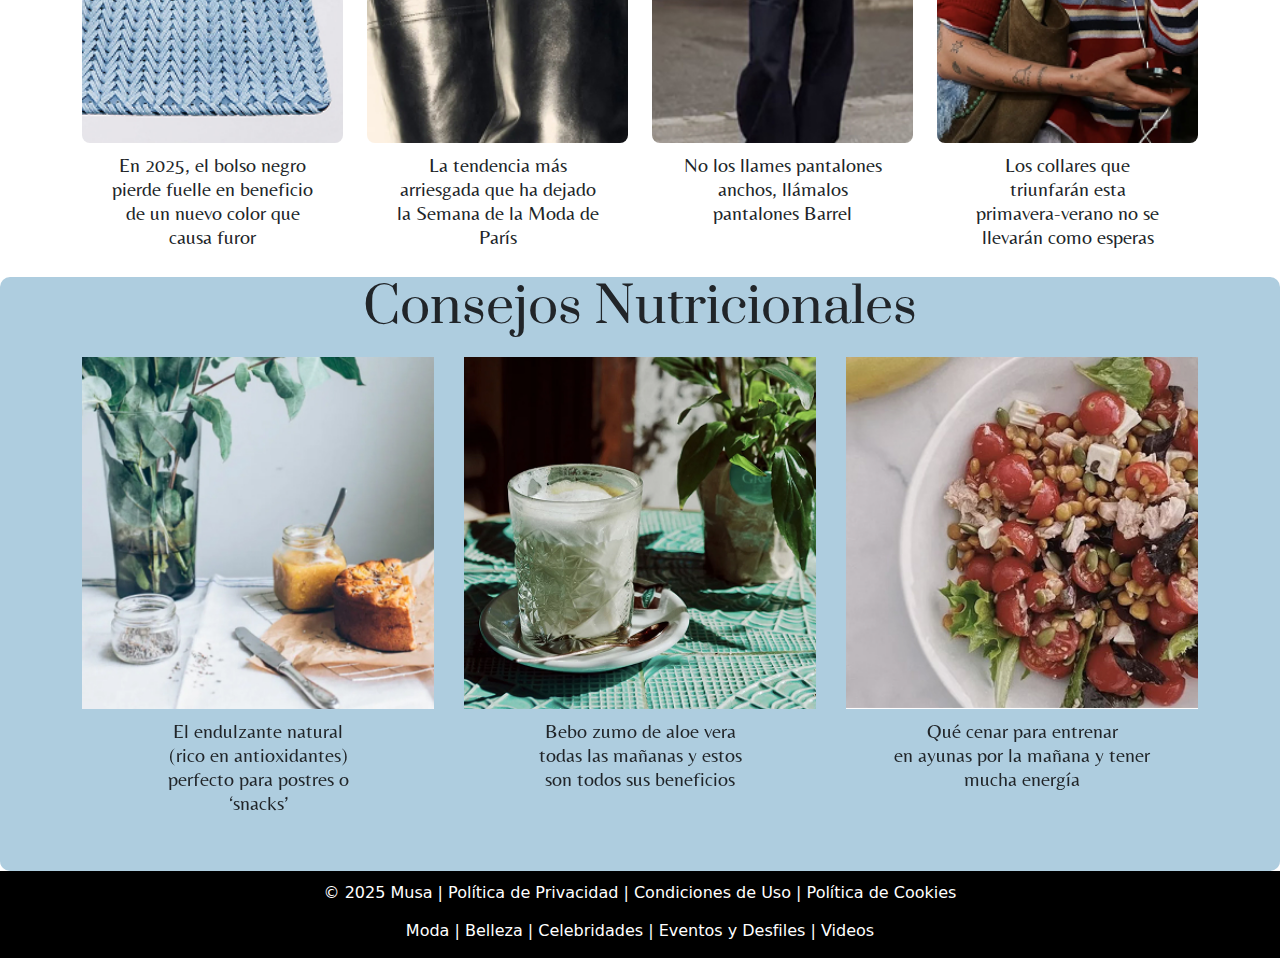
<file: Celebridades.html>
<!DOCTYPE html>
<html lang="es">
<head>
    <meta charset="UTF-8">
    <meta name="viewport" content="width=device-width, initial-scale=1">
    <title>Musa - Noticias de Moda</title>
	<meta name="Description" content="Descubre las últimas tendencias de moda, los looks de las celebridades y los eventos más exclusivos. Encuentra tips de estilo y consejos para lucir increíble en cualquier ocasión. ¡Tu guía definitiva de moda y farándula!">
	<meta name="Keywords" content="estilo, tendencias, moda, maquillaje, tips">
    <link href="https://cdn.jsdelivr.net/npm/bootstrap@5.3.0/dist/css/bootstrap.min.css" rel="stylesheet">
	<link href="https://cdnjs.cloudflare.com/ajax/libs/font-awesome/6.5.2/css/all.min.css" rel="stylesheet" >
	<link href="css/style.css" rel="stylesheet">
	<link href= "css/owl.carousel.min.css" rel="stylesheet">
    
</head>
<body>
	
	<header>
		
		<nav class="navbar navbar-expand-lg">
        <div class="container d-flex flex-column align-items-center">
             <a ca class="navbar-brand d-flex align-items-center" href="index.html">
            <img src="img/MUSA-04.png" alt="Musa Logo" class="mb-3" style="height: 125px;">
			
        </a>
            <button class="navbar-toggler" type="button" data-bs-toggle="collapse" data-bs-target="#navbarNav">
                <i class="fa-solid fa-bars" style="color: #ffffff;"></i>
            </button>
            <div class="collapse navbar-collapse" id="navbarNav">
                <ul class="navbar-nav ms-auto">
                    <li class="nav-item"><a class="nav-link" href="Moda.html">Moda</a></li>
                    <li class="nav-item"><a class="nav-link" href="Belleza.html">Belleza</a></li>
                    <li class="nav-item"><a class="nav-link" href="Celebridades.html">Celebridades</a></li>
                    <li class="nav-item"><a class="nav-link" href="#">Eventos y Desfiles</a></li>
                    <li class="nav-item"><a class="nav-link" href="#">Videos</a></li>
                </ul>
            </div>
        </div>
    </nav>
	</header>
	
	<section id="subtemas1">
    <h2 class="text-center">Celebridades</h2>
    <nav class="navbar navbar-expand-lg custom-navbar">
        <div class="container d-flex flex-column align-items-center">
            <a class="navbar-brand" href="index.html"></a>
            <button class="navbar-toggler" type="button" data-bs-toggle="collapse" data-bs-target="#navbarNav">
                <span class="navbar-toggler-icon"></span>
            </button>
            <div class="collapse navbar-collapse" id="subnav1">
                <ul class="navbar-nav ms-auto">
                    <li class="nav-item"><a class="nav-link" href="#">Noticias</a></li>
                    <li class="nav-item"><a class="nav-link" href="#">Entrevistas</a></li>
                    <li class="nav-item"><a class="nav-link" href="#">Colaboraciones</a></li>
                    <li class="nav-item"><a class="nav-link" href="#">Estilo de Celebridades</a></li>
                </ul>
            </div>
        </div>
    </nav>
</section>
	<section id="C1">
  <div class="container">
	   <div class="row">     	
	   <article class="col-lg-6 col-sm-6 col-2">
	   <img src="img/Celebridad_1.jpg" alt= "celebridad1" class="img-fluid">
		</article>
		   
		   <article class="col-lg-6 col-sm-6 col-2">
	  		<h2>Las Celebridades Mejor <br>Vestidas en la Alfombra Roja</h2>
		  </article>
	  </div>
	  </div>
	</section>
	
	<section id="C2">
  <div class="container">
	   <div class="row">     	
	   <article class="col-lg-6 col-sm-6 col-2">
	   <img src="img/Celebridad_2.jpg" alt= "celebridad2" class="img-fluid">
		  <h3 class="text-center">Escándalos <br>Recientes en Hollywood</h3> 
		</article>
		   
		   <article class="col-lg-6 col-sm-6 col-2">
	  		<img src="img/Celebridad_3.jpg" alt= "celebridad3" class="img-fluid" style="width: 600px; height: 445px;">
		  <h3 class="text-center">Las Transformaciones de <br>Belleza Más Impactantes</h3> 
		  </article>
	  </div>
	  </div>
	</section>
	
		<section id="C3">
  <div class="container">
	   <div class="row">     	
	   <article class="col-lg-6 col-sm-6 col-2">
	   <img src="img/Celebridad_4.jpg" alt= "celebridad4" class="img-fluid">
		</article>
		   
		   <article class="col-lg-6 col-sm-6 col-2">
	  		<h2>Parejas de Famosos que <br>Nos Sorprendieron</h2>
			</article>
	  </div>
	  </div>
	</section>
	
	<section id="C4">
  <div class="container">
	   <div class="row">     	
	   <article class="col-lg-6 col-sm-6 col-2">
	   <img src="img/Celebridad_5.jpg" alt= "celebridad5" class="img-fluid">
		</article>
		   
		   <article class="col-lg-6 col-sm-6 col-2">
	  		<h2>El Estilo de las Celebridades <br>que Puedes Imitar</h2>
			</article>
	  </div>
	  </div>
	</section>
	
		<section id="M5">
  <div class="container">
	   <div class="row">     	
	   <article class="col-lg-6 col-sm-6 col-2">
	   <img src="img/Celebridad_6.jpg" alt= "celebridad6" class="img-fluid">
		  <h3 class="text-center">Los Mejores Momentos de <br>las Premios Más Importantes</h3> 
		</article>
		   
		   <article class="col-lg-6 col-sm-6 col-2">
	  		<img src="img/Celebridad_7.jpg" alt= "celebridad7" class="img-fluid">
		  <h3 class="text-center">Actores y Cantantes que <br>han Cambiado de Carrera</h3> 
		  </article>
		   
	 <div class="col-12 text-center mt-4">
        <a href="#" class="btn  btn-custom btn-lg">Siguiente</a>
      </div>
    </div>
  </div>
</section>
	
	<hr>
	
	<section id="Noticias">
        <div class="container">
            <h2 class="section-title text-center">Y hoy, ¿qué me pongo? Aquí tienes unas cuantas ideas</h2>
            <div class="row">
				<article class="col-md-3 col-sm-6 col-6">
			<div class="m1">
			<img src="img/Noticia_4.jpg" alt= "noticia 1" class="img-fluid">
				<h5 class="text-center">En 2025, el bolso negro <br>pierde fuelle en beneficio <br>de un nuevo color que <br>causa furor</h5>
				</div>
			</article>
		
		
		<article class="col-md-3 col-sm-6 col-6">
			<div class="m2">
			<img src="img/Noticia_2.jpg" alt= "noticia 2" class="img-fluid">
				<h5 class="text-center">La tendencia más <br> arriesgada que ha dejado <br>la Semana de la Moda de <br>París</h5>
				</div>
			</article>
		
	  <article class="col-md-3 col-sm-6 col-6">
			<div class="m3">
			<img src="img/Noticia_1.jpg" alt= "noticia 3" class="img-fluid">
				<h5 class="text-center">No los llames pantalones <br> anchos, llámalos <br>pantalones Barrel</h5>
				</div>
		  </article>
		  
		   <article class="col-md-3 col-sm-6 col-6">
			<div class="m3">
			<img src="img/Noticia_3.png" alt= "noticia 4" class="img-fluid">
				<h5 class="text-center">Los collares que <br>triunfarán esta <br> primavera-verano no se <br>llevarán como esperas</h5>
				</div>
			</article>
         </div>
		</div>
</section>
	<section id="Dieta">
        <div class="container">
            <h2 class="text-center">Consejos Nutricionales</h2>
            <div class="owl-carousel owl-theme">
        <article>
			<img src="img/Dieta_1.png" alt= "dieta 1" class="img-fluid">
				<h5 class="text-center">Bebo zumo de aloe vera <br>todas las mañanas y estos <br>son todos sus beneficios</h5>
			</article>
				
		<article>
			<img src="img/Dieta_2.png" alt= "dieta 2" class="img-fluid">
				<h5 class="text-center">Qué cenar para entrenar <br>en ayunas por la mañana y tener <br> mucha energía</h5>
			</article>
		
	  <article>
			<img src="img/Dieta_3.jpg" alt= "dieta 3" class="img-fluid">
				<h5 class="text-center">Añadir mantequilla al café <br>para perder grasa corporal: lo <br>que opinan los nutricionistas</h5>
			</article>
				
		<article>
             <img src="img/Dieta_4.jpg" alt="dieta 4" class="img-fluid">
              <h5 class="text-center">Desde que preparo este desayuno <br>antiinflamatorio con 3 ingredientes me <br>siento mejor (y menos hinchada)</h5>
        </article>
							
        <article>
              <img src="img/Dieta_5.jpg" alt="dieta 5" class="img-fluid">
              <h5 class="text-center">Zumo de saúco: esta bebida, consumida desde la <br>antigüedad, ayuda a controlar los picos de <br>glucosa y a eliminar las grasas <br>poco saludables</h5>
              </article>
						
         <article>
              <img src="img/Dieta_6.jpg" alt="dieta 6" class="img-fluid">
              <h5 class="text-center">Tomo 30 gramos de proteínas <br>en el desayuno todos los días y <br>así ha cambiado mi organismo</h5>
              </article>
						
          <article>
              <img src="img/Dieta_7.jpg" alt="dieta 7" class="img-fluid">
               <h5 class="text-center">Alimentos ricos en potasio: <br>los mejores para ganar salud y <br>vivir mejor</h5>
               </article>
					
          <article>
              <img src="img/Dieta_8.jpg" alt="dieta 8" class="img-fluid">
              <h5 class="text-center">10 alimentos ricos en probióticos <br> que son buenos para la <br>microbiota y mejoran la salud <br>intestinal </h5>
              </article>
				
          <article>
                <img src="img/Dieta_9.jpg" alt="dieta 9" class="img-fluid">
                <h5 class="text-center">El endulzante natural <br>(rico en antioxidantes) <br>perfecto para postres o <br>‘snacks’</h5>
          </article>		
				
         </div>
		</div>
</section>
	
   <footer>
        <p> &copy; 2025 Musa | Política de Privacidad | Condiciones de Uso | Política de Cookies</p>
	   <h6>
    <a href="Moda.html">Moda</a> | 
    <a href="Belleza.html">Belleza</a> | 
    <a href="Celebridades.html">Celebridades</a> | 
    <a href="#">Eventos y Desfiles</a> | 
    <a href="#">Videos</a>
</h6>
   </footer>
	
   

    <script src="js/jquery.min.js"></script>
    <script src="https://cdn.jsdelivr.net/npm/bootstrap@5.3.0/dist/js/bootstrap.bundle.min.js"></script>
	<script src="js/owl.carousel.min.js"></script>
	<script>
    
        $(document).ready(function(){
         $(".owl-carousel").owlCarousel({
                items: 1,
                loop: true,
                autoplay: true,
                smartSpeed: 800,
                margin: 30,
                center: true,
                dots: true,
                responsive: {
                    0: {
                        items: 2
                    },
                    480: {
                        items: 3
                    },
                    992: {
                        items: 3
                    }
                }
            });   

            
        });
        
    </script>
	<script async src="https://www.googletagmanager.com/gtag/js?id=G-0S406Q9CBS"></script>
<script>
  window.dataLayer = window.dataLayer || [];
  function gtag(){dataLayer.push(arguments);}
  gtag('js', new Date());

  gtag('config', 'G-0S406Q9CBS');
</script>
</body>
</html>
</file>
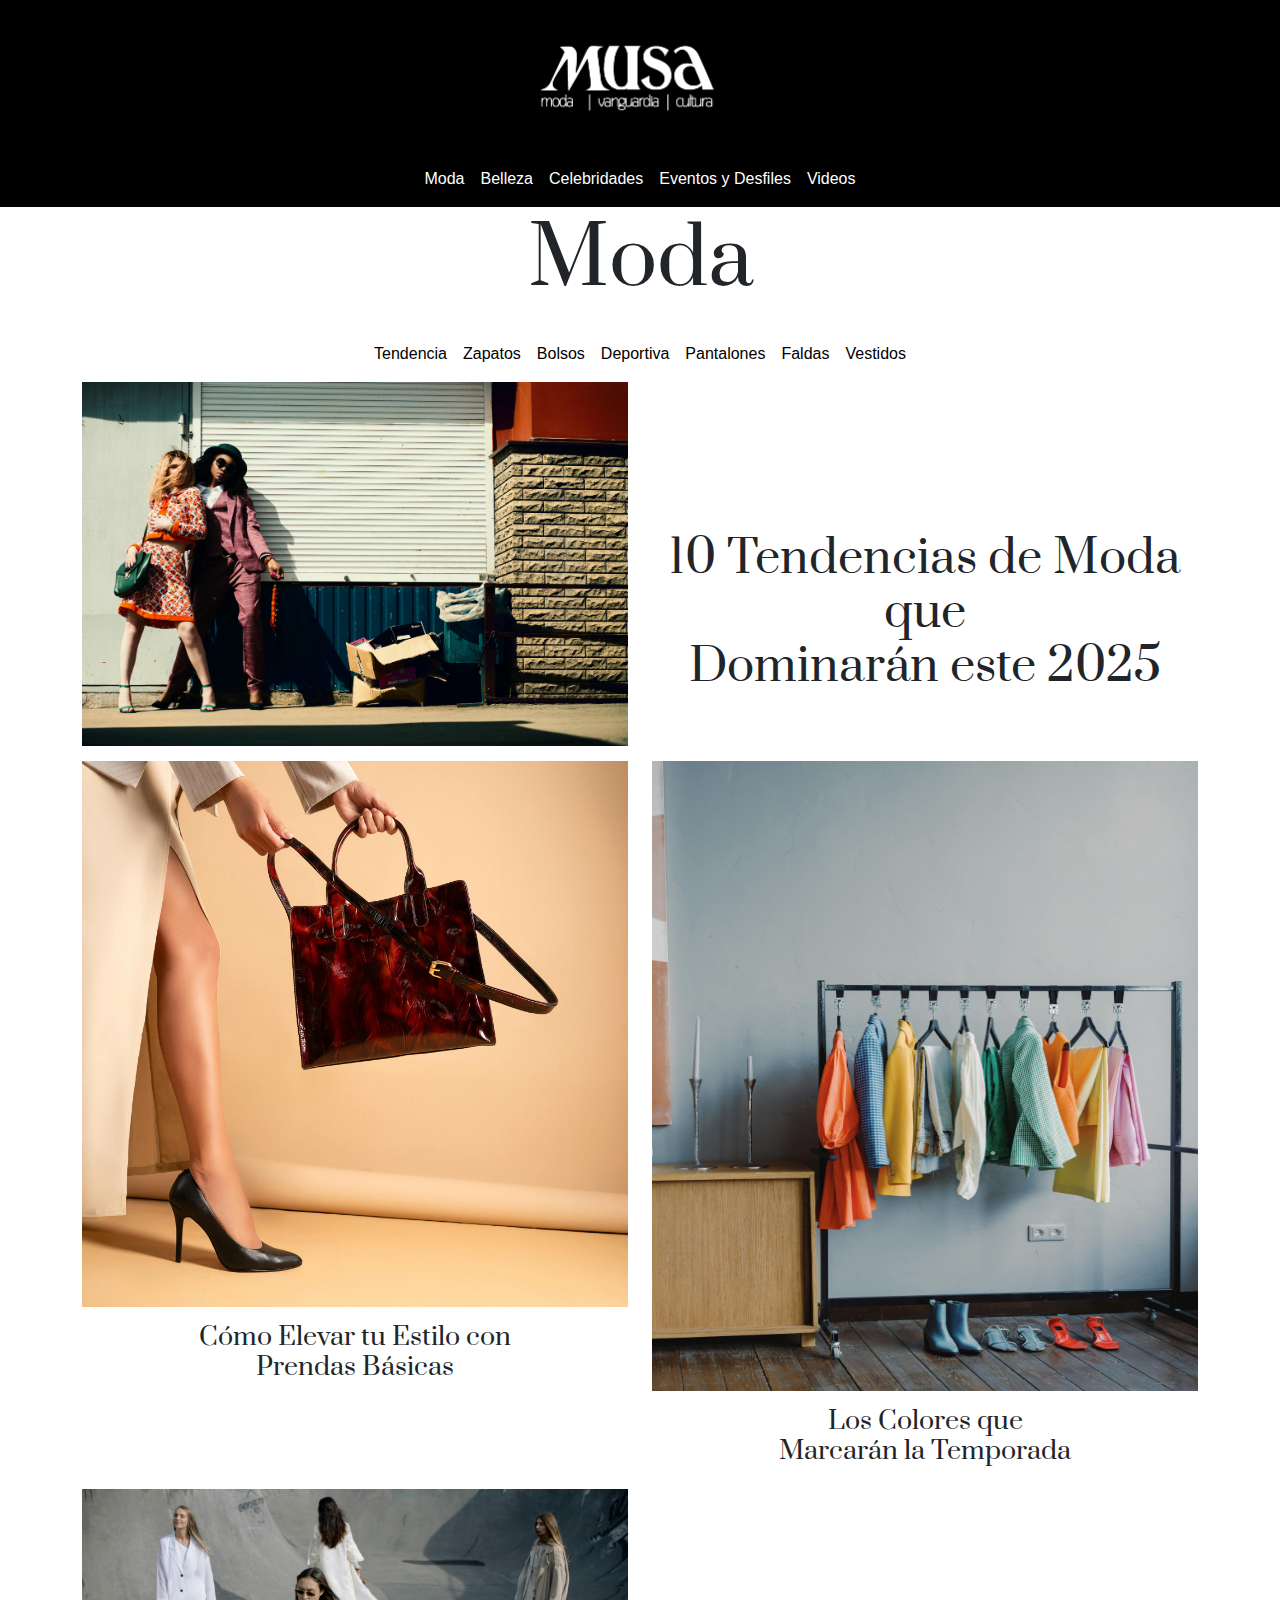
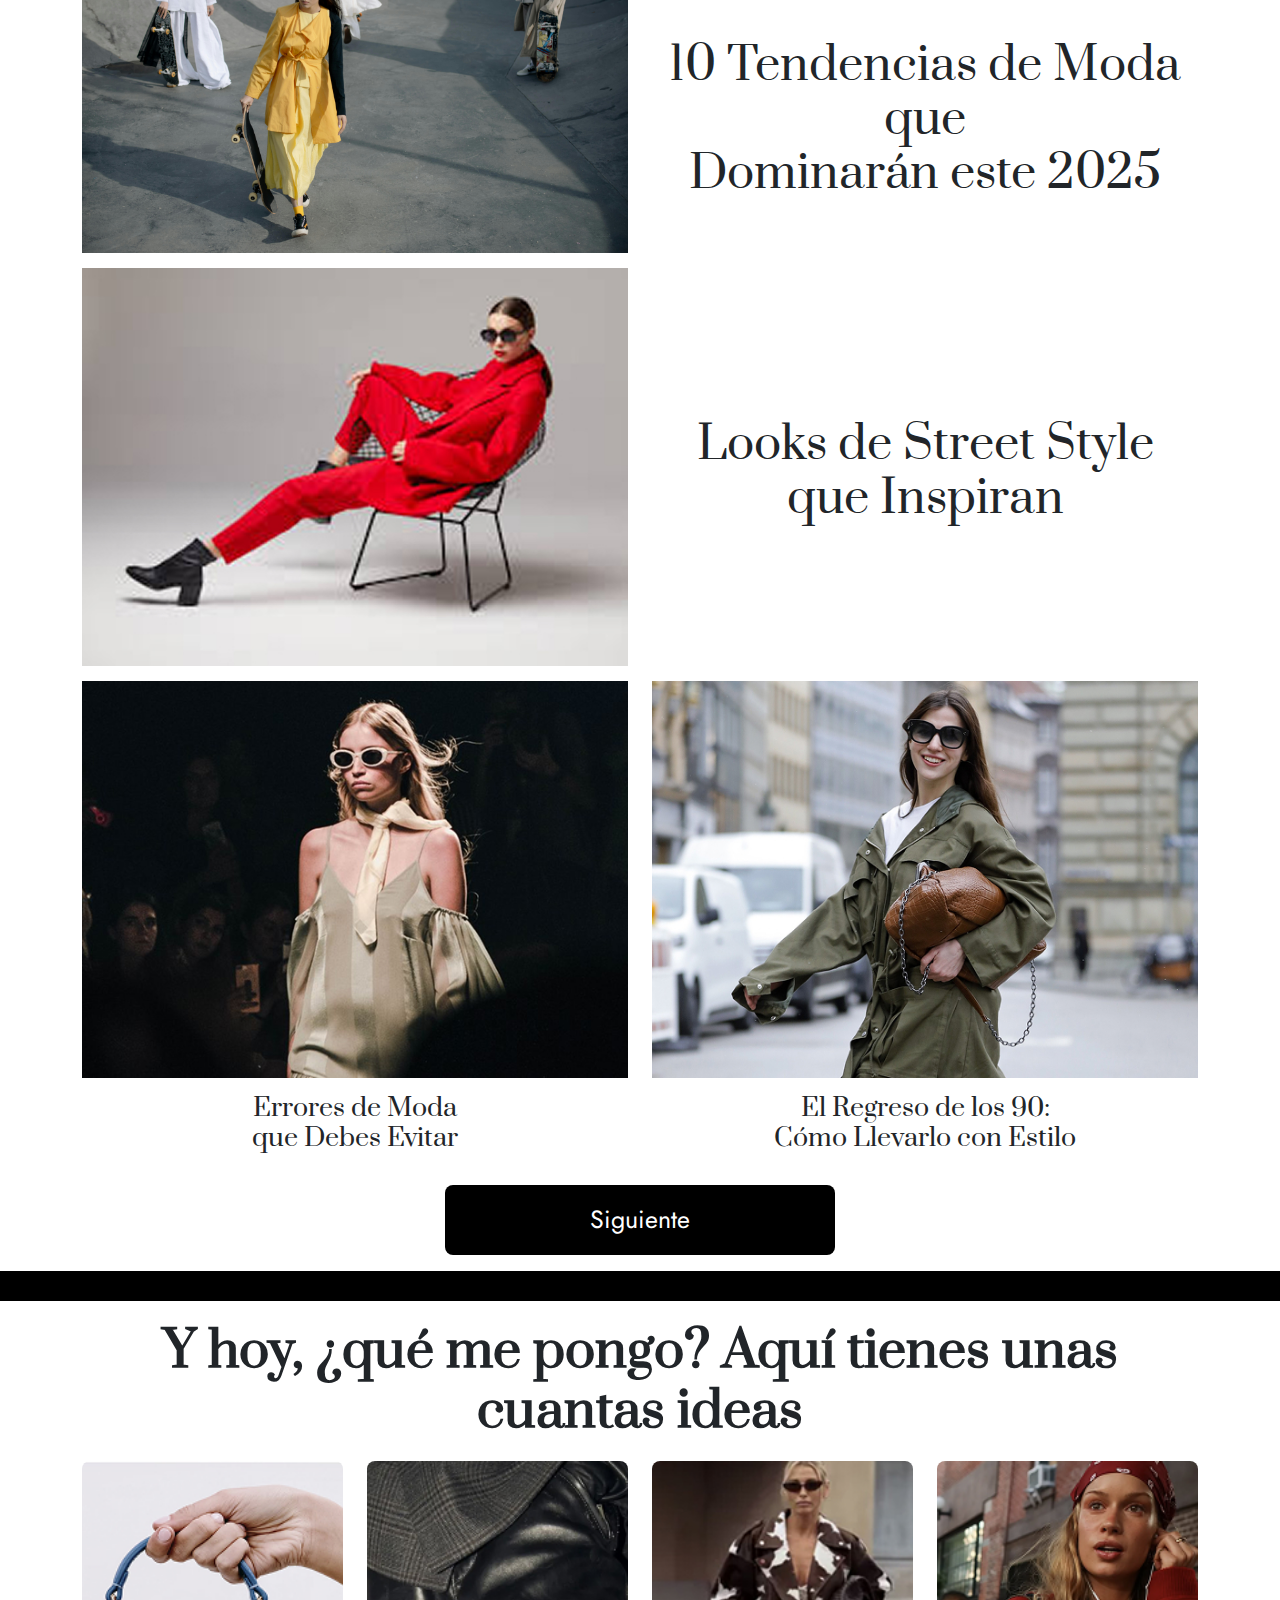
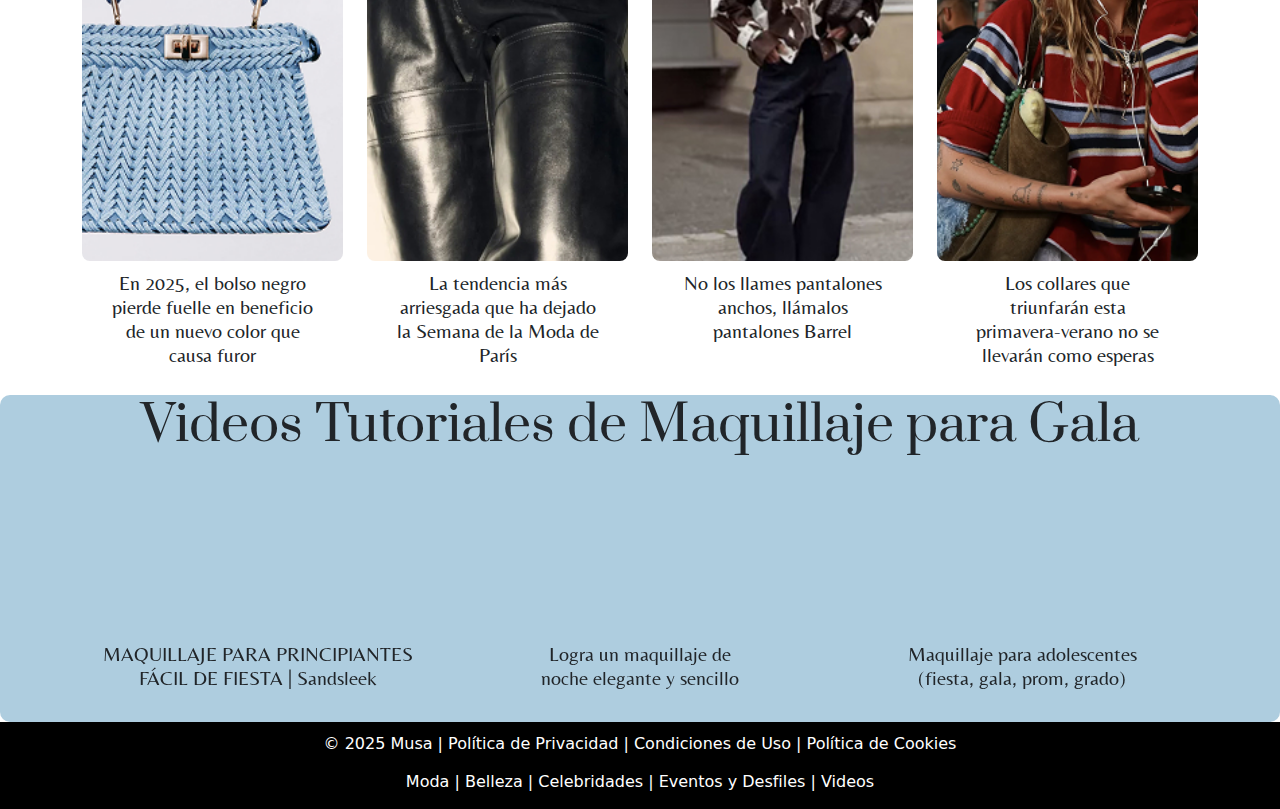
<file: Moda.html>
<!DOCTYPE html>
<html lang="es">
<head>
    <meta charset="UTF-8">
    <meta name="viewport" content="width=device-width, initial-scale=1">
    <title>Musa - Noticias de Moda</title>
	<meta name="Description" content="Descubre las últimas tendencias de moda, los looks de las celebridades y los eventos más exclusivos. Encuentra tips de estilo y consejos para lucir increíble en cualquier ocasión. ¡Tu guía definitiva de moda y farándula!">
	<meta name="Keywords" content="estilo, tendencias, moda, maquillaje, tips">
    <link href="https://cdn.jsdelivr.net/npm/bootstrap@5.3.0/dist/css/bootstrap.min.css" rel="stylesheet">
	<link href="https://cdnjs.cloudflare.com/ajax/libs/font-awesome/6.5.2/css/all.min.css" rel="stylesheet" >
	<link href="css/style.css" rel="stylesheet">
	<link href= "css/owl.carousel.min.css" rel="stylesheet">
    
</head>
<body>
	
	<header>
		
		<nav class="navbar navbar-expand-lg">
        <div class="container d-flex flex-column align-items-center">
             <a ca class="navbar-brand d-flex align-items-center" href="index.html">
            <img src="img/MUSA-04.png" alt="Musa Logo" class="mb-3" style="height: 125px;">
			
        </a>
            <button class="navbar-toggler" type="button" data-bs-toggle="collapse" data-bs-target="#navbarNav">
                <i class="fa-solid fa-bars" style="color: #ffffff;"></i>
            </button>
            <div class="collapse navbar-collapse" id="navbarNav">
                <ul class="navbar-nav ms-auto">
                    <li class="nav-item"><a class="nav-link" href="Moda.html">Moda</a></li>
                    <li class="nav-item"><a class="nav-link" href="Belleza.html">Belleza</a></li>
                    <li class="nav-item"><a class="nav-link" href="Celebridades.html">Celebridades</a></li>
                    <li class="nav-item"><a class="nav-link" href="#">Eventos y Desfiles</a></li>
                    <li class="nav-item"><a class="nav-link" href="#">Videos</a></li>
                </ul>
            </div>
        </div>
    </nav>
	</header>
	
	<section id="subtemas1">
    <h2 class="text-center">Moda</h2>
    <nav class="navbar navbar-expand-lg custom-navbar">
        <div class="container d-flex flex-column align-items-center">
            <a class="navbar-brand" href="index.html"></a>
            <button class="navbar-toggler" type="button" data-bs-toggle="collapse" data-bs-target="#navbarNav">
                <span class="navbar-toggler-icon"></span>
            </button>
            <div class="collapse navbar-collapse" id="subnav1">
                <ul class="navbar-nav ms-auto">
                    <li class="nav-item"><a class="nav-link" href="#">Tendencia</a></li>
                    <li class="nav-item"><a class="nav-link" href="#">Zapatos</a></li>
                    <li class="nav-item"><a class="nav-link" href="#">Bolsos</a></li>
                    <li class="nav-item"><a class="nav-link" href="#">Deportiva</a></li>
                    <li class="nav-item"><a class="nav-link" href="#">Pantalones</a></li>
                    <li class="nav-item"><a class="nav-link" href="#">Faldas</a></li>
                    <li class="nav-item"><a class="nav-link" href="#">Vestidos</a></li>
                </ul>
            </div>
        </div>
    </nav>
</section>
	<section id="M1">
  <div class="container">
	   <div class="row">     	
	   <article class="col-lg-6 col-sm-6 col-2">
	   <img src="img/Moda_1.jpg" alt= "moda1" class="img-fluid">
		</article>
		   
		   <article class="col-lg-6 col-sm-6 col-2">
	  		<h2>10 Tendencias de Moda que <br> Dominarán este 2025</h2>
		  </article>
	  </div>
	  </div>
	</section>
	
	<section id="M2">
  <div class="container">
	   <div class="row">     	
	   <article class="col-lg-6 col-sm-6 col-2">
	   <img src="img/Moda_2.jpg" alt= "moda2" class="img-fluid">
		  <h3 class="text-center">Cómo Elevar tu Estilo con <br>Prendas Básicas</h3> 
		</article>
		   
		   <article class="col-lg-6 col-sm-6 col-2">
	  		<img src="img/Moda_3.jpg" alt= "moda3" class="img-fluid" style="width: 2000px; height: 630px;">
		  <h3 class="text-center">Los Colores que <br>Marcarán la Temporada</h3> 
		  </article>
	  </div>
	  </div>
	</section>
	
		<section id="M3">
  <div class="container">
	   <div class="row">     	
	   <article class="col-lg-6 col-sm-6 col-2">
	   <img src="img/Moda_4.jpg" alt= "moda4" class="img-fluid">
		</article>
		   
		   <article class="col-lg-6 col-sm-6 col-2">
	  		<h2>10 Tendencias de Moda que <br> Dominarán este 2025</h2>
			</article>
	  </div>
	  </div>
	</section>
	
	<section id="M4">
  <div class="container">
	   <div class="row">     	
	   <article class="col-lg-6 col-sm-6 col-2">
	   <img src="img/Moda_5.jpg" alt= "moda5" class="img-fluid">
		</article>
		   
		   <article class="col-lg-6 col-sm-6 col-2">
	  		<h2>Looks de Street Style <br>que Inspiran</h2>
			</article>
	  </div>
	  </div>
	</section>
	
		<section id="M5">
  <div class="container">
	   <div class="row">     	
	   <article class="col-lg-6 col-sm-6 col-2">
	   <img src="img/Moda_6.jpg" alt= "moda6" class="img-fluid">
		  <h3 class="text-center">Errores de Moda <br>que Debes Evitar</h3> 
		</article>
		   
		   <article class="col-lg-6 col-sm-6 col-2">
	  		<img src="img/Moda_7.jpg" alt= "moda7" class="img-fluid">
		  <h3 class="text-center">El Regreso de los 90: <br>Cómo Llevarlo con Estilo</h3> 
		  </article>
		   
	 <div class="col-12 text-center mt-4">
        <a href="#" class="btn  btn-custom btn-lg">Siguiente</a>
      </div>
    </div>
  </div>
</section>
	
	<hr>
	
	<section id="Noticias">
        <div class="container">
            <h2 class="section-title text-center">Y hoy, ¿qué me pongo? Aquí tienes unas cuantas ideas</h2>
            <div class="row">
				<article class="col-md-3 col-sm-6 col-6">
			<div class="m1">
			<img src="img/Noticia_4.jpg" alt= "noticia 1" class="img-fluid">
				<h5 class="text-center">En 2025, el bolso negro <br>pierde fuelle en beneficio <br>de un nuevo color que <br>causa furor</h5>
				</div>
			</article>
		
		
		<article class="col-md-3 col-sm-6 col-6">
			<div class="m2">
			<img src="img/Noticia_2.jpg" alt= "noticia 2" class="img-fluid">
				<h5 class="text-center">La tendencia más <br> arriesgada que ha dejado <br>la Semana de la Moda de <br>París</h5>
				</div>
			</article>
		
	  <article class="col-md-3 col-sm-6 col-6">
			<div class="m3">
			<img src="img/Noticia_1.jpg" alt= "noticia 3" class="img-fluid">
				<h5 class="text-center">No los llames pantalones <br> anchos, llámalos <br>pantalones Barrel</h5>
				</div>
		  </article>
		  
		   <article class="col-md-3 col-sm-6 col-6">
			<div class="m3">
			<img src="img/Noticia_3.png" alt= "noticia 4" class="img-fluid">
				<h5 class="text-center">Los collares que <br>triunfarán esta <br> primavera-verano no se <br>llevarán como esperas</h5>
				</div>
			</article>
         </div>
		</div>
</section>
	
	<section id="Videos">
        <div class="container">
            <h2 class="text-center">Videos Tutoriales de Maquillaje para Gala</h2>
            <div class="owl-carousel owl-theme">
                <article>
			<iframe width="100%" height="auto" src="https://www.youtube.com/embed/Trj9pPDleko?si=VIgRFVypc5wJxK2I" title="YouTube video player" frameborder="0" allow="accelerometer; autoplay; clipboard-write; encrypted-media; gyroscope; picture-in-picture; web-share" referrerpolicy="strict-origin-when-cross-origin" allowfullscreen></iframe>
				<h5 class="text-center">Logra un maquillaje de <br>noche elegante y sencillo</h5>
			</article>
		
		<article>
			<iframe width="100%" height="auto" src="https://www.youtube.com/embed/0b9hMYV57y8?si=ehHgnX5qiW9qZPev" title="YouTube video player" frameborder="0" allow="accelerometer; autoplay; clipboard-write; encrypted-media; gyroscope; picture-in-picture; web-share" referrerpolicy="strict-origin-when-cross-origin" allowfullscreen></iframe>
				<h5 class="text-center">Maquillaje para adolescentes <br>(fiesta, gala, prom, grado)</h5>
			</article>
		
	  <article>
			<iframe width="100%" height="auto" src="https://www.youtube.com/embed/NUjE5aMcgUk?si=qpcaXk5EoOnk7N_k" title="YouTube video player" frameborder="0" allow="accelerometer; autoplay; clipboard-write; encrypted-media; gyroscope; picture-in-picture; web-share" referrerpolicy="strict-origin-when-cross-origin" allowfullscreen></iframe>
				<h5 class="text-center">Maquillaje de Revista Paso <br>a Paso Azul Metalizado</h5>
			</article>
				
	<article>
			<iframe width="100%" height="auto" src="https://www.youtube.com/embed/gzVzy8cBBAg?si=DfsRGmXal7xB4GZZ" title="YouTube video player" frameborder="0" allow="accelerometer; autoplay; clipboard-write; encrypted-media; gyroscope; picture-in-picture; web-share" referrerpolicy="strict-origin-when-cross-origin" allowfullscreen></iframe>
				<h5 class="text-center">Maquillaje para BODA, FIESTA O EVENTO</h5>
			</article>
				
	<article>
			<iframe width="100%" height="auto" src="https://www.youtube.com/embed/J0RrT-veU9E?si=B0x1MW_mwpBGKRTX" title="YouTube video player" frameborder="0" allow="accelerometer; autoplay; clipboard-write; encrypted-media; gyroscope; picture-in-picture; web-share" referrerpolicy="strict-origin-when-cross-origin" allowfullscreen></iframe>
				<h5 class="text-center">Maquillaje de Fiesta en Minutos</h5>
			</article>
				
	<article>
			<iframe width="100%" height="auto" src="https://www.youtube.com/embed/3D2YAFRSdqs?si=R34GZGg0SaeUjOA0" title="YouTube video player" frameborder="0" allow="accelerometer; autoplay; clipboard-write; encrypted-media; gyroscope; picture-in-picture; web-share" referrerpolicy="strict-origin-when-cross-origin" allowfullscreen></iframe>
				<h5 class="text-center">MAQUILLAJE DE OJOS PARA PRINCIPIANTES</h5>
			</article>
				
	<article>
			<iframe width="100%" height="auto" src="https://www.youtube.com/embed/sVnvhwm0780?si=JV7AMcgzyoDBm6YS" title="YouTube video player" frameborder="0" allow="accelerometer; autoplay; clipboard-write; encrypted-media; gyroscope; picture-in-picture; web-share" referrerpolicy="strict-origin-when-cross-origin" allowfullscreen></iframe>
				<h5 class="text-center">TUTORIAL de Maquillaje - VANILLA GIRL MAKEUP *paso a paso*</h5>
			</article>
				
	<article>
			<iframe width="100%" height="auto" src="https://www.youtube.com/embed/My8cILpJXRI?si=LaPEvFFe7zWZg-cF" title="YouTube video player" frameborder="0" allow="accelerometer; autoplay; clipboard-write; encrypted-media; gyroscope; picture-in-picture; web-share" referrerpolicy="strict-origin-when-cross-origin" allowfullscreen></iframe>
				<h5 class="text-center">Maquillaje natural para principiantes utilizando solo productos económicos</h5>
			</article>
				
	<article>
			<iframe width="100%" height="auto" src="https://www.youtube.com/embed/FUQQuIvDkJE?si=HNVJ0_xRhvjVlab7" title="YouTube video player" frameborder="0" allow="accelerometer; autoplay; clipboard-write; encrypted-media; gyroscope; picture-in-picture; web-share" referrerpolicy="strict-origin-when-cross-origin" allowfullscreen></iframe>
				<h5 class="text-center">MAQUILLAJE PARA PRINCIPIANTES FÁCIL DE FIESTA | Sandsleek</h5>
			</article>			
				
         </div>
		</div>
</section>

	
   <footer>
        <p> &copy; 2025 Musa | Política de Privacidad | Condiciones de Uso | Política de Cookies</p>
	   <h6>
    <a href="Moda.html">Moda</a> | 
    <a href="Belleza.html">Belleza</a> | 
    <a href="Celebridades.html">Celebridades</a> | 
    <a href="#">Eventos y Desfiles</a> | 
    <a href="#">Videos</a>
</h6>
   </footer>
	
   

    <script src="js/jquery.min.js"></script>
    <script src="https://cdn.jsdelivr.net/npm/bootstrap@5.3.0/dist/js/bootstrap.bundle.min.js"></script>
	<script src="js/owl.carousel.min.js"></script>
	<script>
    
        $(document).ready(function(){
         $(".owl-carousel").owlCarousel({
                items: 1,
                loop: true,
                autoplay: true,
                smartSpeed: 800,
                margin: 30,
                center: true,
                dots: true,
                responsive: {
                    0: {
                        items: 2
                    },
                    480: {
                        items: 3
                    },
                    992: {
                        items: 3
                    }
                }
            });   

            
        });
        
    </script>
	<script async src="https://www.googletagmanager.com/gtag/js?id=G-0S406Q9CBS"></script>
<script>
  window.dataLayer = window.dataLayer || [];
  function gtag(){dataLayer.push(arguments);}
  gtag('js', new Date());

  gtag('config', 'G-0S406Q9CBS');
</script>
</body>
</html>
</file>
<file: css/style.css>
@import url('https://fonts.googleapis.com/css2?family=Montserrat:ital,wght@0,100..900;1,100..900&family=Prata&family=Roboto:ital,wght@0,100..900;1,100..900&display=swap');

@import url('https://fonts.googleapis.com/css2?family=Belleza&family=Montserrat:ital,wght@0,100..900;1,100..900&family=Prata&family=Roboto:ital,wght@0,100..900;1,100..900&display=swap');

@import url('https://fonts.googleapis.com/css2?family=Belleza&family=Jost:ital,wght@0,100..900;1,100..900&family=Montserrat:ital,wght@0,100..900;1,100..900&family=Prata&family=Roboto:ital,wght@0,100..900;1,100..900&display=swap');

.navbar {
    background-color: #000; 
    font-family: 'Segoe UI', sans-serif; 
}


.nav-link {
    color: #fff; 
}


header .navbar-nav .nav-link:hover {
    color: #83D3FF; 
}

#Dieta, #Videos {
background-color: #AECDDF;
border-radius: 10px;	
}


#Dieta .row {
    display: flex;
    flex-wrap: wrap;
}

#Dieta .col-md-4 {
    flex: 1 1 30%;
}

#Videos .row {
    display: flex;
    flex-wrap: wrap;
}

#Videos .col-md-4 {
    flex: 1 1 30%;
}

#subtemas1 h2, #N1 {
    margin-top: 5px; 
}

#subtemas1, #M1, #M2, #M3,
#M4, #M5 {
    background-color: #FFFFFF; 
}

#B1, #B2, #B3,
#B4, #B5 {
    background-color: #FFFFFF; 
}

#C1, #C2, #C3,
#C4, #C5 {
    background-color: #FFFFFF; 
}

#subtemas1 .navbar {
    background-color: #FFFFFF; 
}

#subtemas1 .navbar-nav .nav-link {
    color: #000000; 
}

#subtemas1 .navbar-nav .nav-link:hover {
    color: #ea2b1f; 
}

#M1 h2 {
    text-align: center;
	margin-top: 150px;
}

#M2, #M3, #M4, #M5 {
	margin-top: 15px;
}

#M3 h2 {
    text-align: center;
	margin-top: 150px;
}

#M4 h2 {
    text-align: center;
	margin-top: 150px;
}

#B1 h2 {
    text-align: center;
	margin-top: 150px;
}

#B2, #B3, #B4, #B5 {
	margin-top: 15px;
}

#B3 h2 {
    text-align: center;
	margin-top: 150px;
}

#B4 h2 {
    text-align: center;
	margin-top: 150px;
}

#C1 h2 {
    text-align: center;
	margin-top: 150px;
}

#C2, #C3, #C4, #C5 {
	margin-top: 15px;
}

#C3 h2 {
    text-align: center;
	margin-top: 150px;
}

#C4 h2 {
    text-align: center;
	margin-top: 150px;
}


 .m1 img, .m2 img, .m3 img, .m4 img {
    width: 100%;        
    height: 400px;      
    object-fit: cover;  
    border-radius: 8px; 
}

.btn-custom {
	background-color: black;
	color: #FFFFFF;
    padding: 15px 30px; 
    font-size: 18px;
	 width: 35%;
}


 #subtemas1 h2 {
	 font-family: "Prata", serif;
	  font-size: 80px;
}

#hero h2 {
	 font-family: "Prata", serif;
	  font-size: 60px;
}

#hero p {
	 font-family: "Jost", sans-serif;
	  font-size: 15px;
}

#Noticias h2, #Videos h2,
#Dieta h2, #Grammy h2 {
	font-family: "Prata", serif;
	  font-size: 50px;
	margin-bottom: 20px;
}
#Dieta h2, #Videos h2 {
	margin-top: 20px;
}

#Noticias h5, #Videos h5,
#Dieta h5, #Grammy h5 {
	font-family: "Belleza", sans-serif;
	  font-size: 20px;
	margin-top: 10px;
}

#M1 h2, #M3 h2,#M4 h2,
#B1 h2, #B3 h2,#B4 h2,
#C1 h2, #C3 h2,#C4 h2 {
	font-family: "Prata", serif;
	  font-size: 45px;
}

#M2 h3, #M5 h3, #B2 h3, #B5 h3, 
#C2 h3,#C5 h3 {
	font-family: "Prata", serif;
	  font-size: 25px;
	margin-top: 15px;
}

carousel-indicators {
        list-style-type: none;
        padding-left: 0;
        margin-bottom: 0;
        text-align: center;
    }
    
.btn-custom {
	font-family: "Jost", sans-serif;
	  font-size: 25px;
}

.btn-custom:hover {
    background-color: #ea2b1f; 
    color: #FFFFFF; 
}


.btn-custom:active {
    background-color: #ea2b1f; 
    color: #FFFFFF; 
}

hr {
    border: none;               
    border-top: 15px solid #000;
	 border-bottom: 15px solid #000; 
	opacity: 1;
}

.section-title { 
	font-size: 24px; 
	font-weight: bold; 
	margin: 20px 0; 
}
	
#hero, #Noticias, #Grammy {
	background-color: #FFFFFF
}

footer{
background-color: #000000;	
color:#FFF;	
padding-top: 10px;
text-align: center;
padding-bottom: 10px;
}

h6 a {
  color: #FFFFFF; 
  text-decoration: none; 
}

h6 a:hover {
  color: #FFFFFF; 
}

.content-section img { width: 2000%; height: 300px; object-fit: contain; border-radius: 0px; }
</file>
